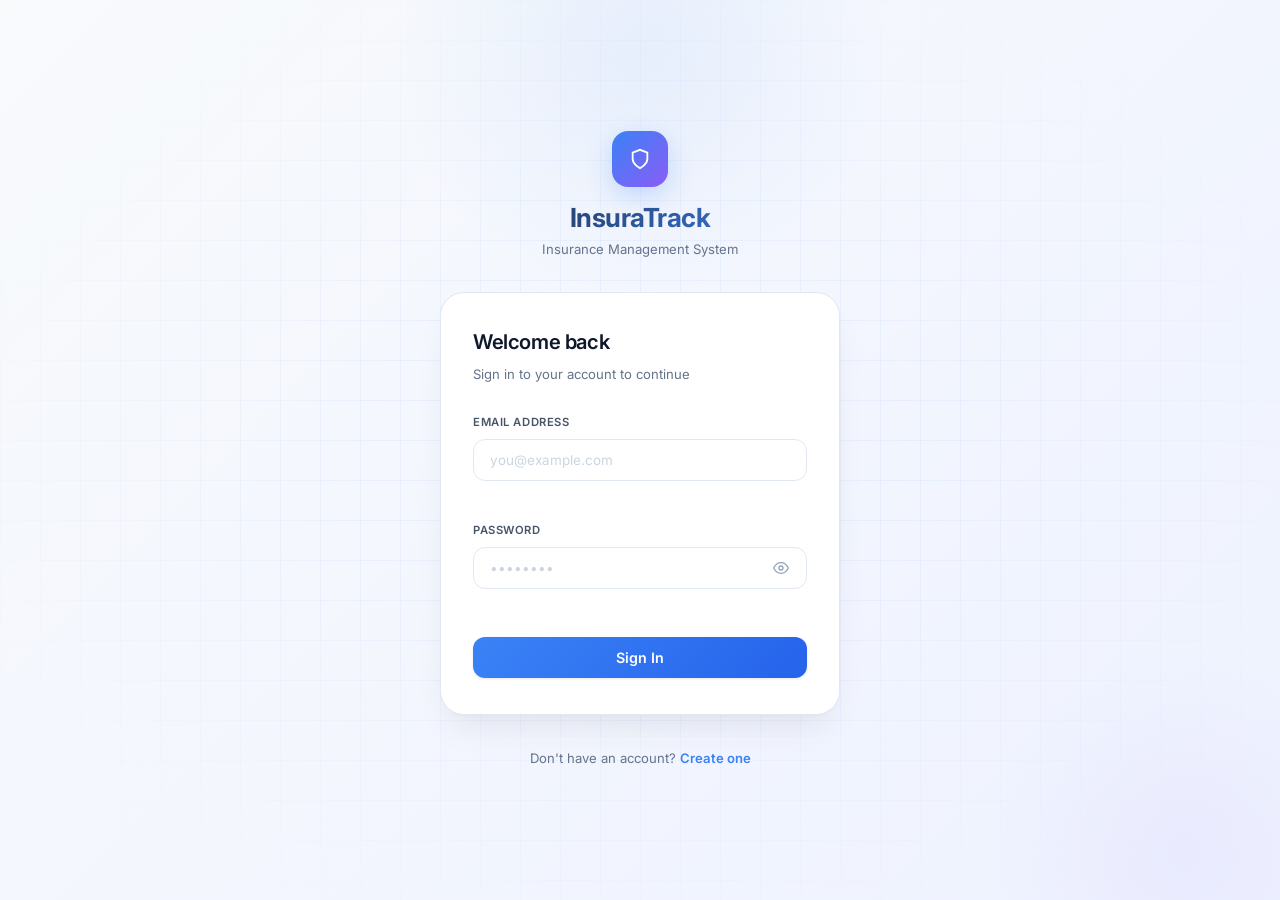
<file: index.html>
<!DOCTYPE html>
<html lang="en">
<head>
  <meta charset="UTF-8">
  <meta name="viewport" content="width=device-width, initial-scale=1.0, viewport-fit=cover">
  <meta name="description" content="InsuraTrack - Complete Insurance Management System">
  <meta name="theme-color" content="#3b82f6">
  <title>InsuraTrack — Insurance Management System</title>
  
  <link rel="preconnect" href="https://fonts.googleapis.com">
  <link rel="preconnect" href="https://fonts.gstatic.com" crossorigin>
  
  <link rel="stylesheet" href="css/global.css">
  <link rel="stylesheet" href="css/dashboard.css">
  <link rel="stylesheet" href="css/layout.css">
  <link rel="stylesheet" href="css/users.css">
  
  <style>
    /* Additional styles for modal and notifications */
    #app { min-height: 100vh; background: var(--bg-base, #f8fafc); }
    
    /* Modal Styles */
    .modal {
      position: fixed;
      top: 0;
      left: 0;
      right: 0;
      bottom: 0;
      background: rgba(0, 0, 0, 0.5);
      z-index: 9999;
      display: none;
      align-items: center;
      justify-content: center;
    }
    
    .modal-content {
      background: var(--bg-card, #fff);
      border-radius: var(--radius-lg, 12px);
      max-width: 90%;
      width: 500px;
      max-height: 90vh;
      overflow-y: auto;
      position: relative;
      box-shadow: 0 20px 60px rgba(0, 0, 0, 0.2);
    }
    
    .modal-header {
      display: flex;
      justify-content: space-between;
      align-items: center;
      padding: 16px 20px;
      border-bottom: 1px solid var(--border, #e5e7eb);
    }
    
    .modal-header h3 {
      margin: 0;
      font-size: 18px;
      font-weight: 600;
    }
    
    .modal-close {
      background: none;
      border: none;
      font-size: 24px;
      cursor: pointer;
      color: var(--text-muted, #6b7280);
      padding: 0;
      width: 32px;
      height: 32px;
      display: flex;
      align-items: center;
      justify-content: center;
      border-radius: 6px;
      transition: all 0.2s;
    }
    
    .modal-close:hover {
      background: var(--bg-hover, #f3f4f6);
      color: var(--red, #ef4444);
    }
    
    .modal-body {
      padding: 20px;
    }
    
    .modal-footer {
      display: flex;
      justify-content: flex-end;
      gap: 12px;
      padding: 16px 20px;
      border-top: 1px solid var(--border, #e5e7eb);
    }
    
    /* Form Styles */
    .form-grid {
      display: grid;
      grid-template-columns: repeat(2, 1fr);
      gap: 16px;
    }
    
    .form-group {
      display: flex;
      flex-direction: column;
      gap: 6px;
    }
    
    .form-group label {
      font-size: 13px;
      font-weight: 500;
      color: var(--text-primary, #1f2937);
    }
    
    .form-group input,
    .form-group select,
    .form-group textarea {
      padding: 8px 12px;
      border: 1px solid var(--border, #d1d5db);
      border-radius: 8px;
      font-size: 14px;
      font-family: inherit;
      transition: border-color 0.2s;
    }
    
    .form-group input:focus,
    .form-group select:focus,
    .form-group textarea:focus {
      outline: none;
      border-color: var(--accent, #3b82f6);
      box-shadow: 0 0 0 3px rgba(59, 130, 246, 0.1);
    }
    
    .checkbox-label {
      display: flex;
      align-items: center;
      gap: 8px;
      cursor: pointer;
      font-weight: normal;
    }
    
    .checkbox-label input {
      width: auto;
    }
    
    /* Button Styles */
    .btn {
      padding: 8px 16px;
      border-radius: 8px;
      font-size: 14px;
      font-weight: 500;
      cursor: pointer;
      transition: all 0.2s;
      border: none;
      font-family: inherit;
    }
    
    .btn-primary {
      background: var(--accent, #3b82f6);
      color: white;
    }
    
    .btn-primary:hover {
      background: var(--accent-dark, #2563eb);
    }
    
    .btn-primary:disabled {
      opacity: 0.6;
      cursor: not-allowed;
    }
    
    .btn-ghost {
      background: transparent;
      color: var(--text-primary, #374151);
      border: 1px solid var(--border, #d1d5db);
    }
    
    .btn-ghost:hover {
      background: var(--bg-hover, #f3f4f6);
    }
    
    .btn-danger {
      background: var(--red, #ef4444);
      color: white;
    }
    
    .btn-danger:hover {
      background: var(--red-dark, #dc2626);
    }
    
    .btn-sm {
      padding: 4px 12px;
      font-size: 12px;
    }
    
    .btn-success {
      background: var(--green, #10b981);
      color: white;
    }
    
    .btn-success:hover {
      background: var(--green-dark, #059669);
    }
    
    /* Toast Notifications */
    .toast {
      position: fixed;
      bottom: 20px;
      right: 20px;
      padding: 12px 20px;
      border-radius: 8px;
      color: white;
      font-size: 14px;
      z-index: 10000;
      animation: slideIn 0.3s ease;
      box-shadow: 0 4px 12px rgba(0, 0, 0, 0.15);
    }
    
    .toast-success {
      background: #10b981;
    }
    
    .toast-error {
      background: #ef4444;
    }
    
    .toast-warning {
      background: #f59e0b;
    }
    
    @keyframes slideIn {
      from {
        transform: translateX(100%);
        opacity: 0;
      }
      to {
        transform: translateX(0);
        opacity: 1;
      }
    }
    
    /* Spinner */
    .spinner {
      width: 40px;
      height: 40px;
      border: 3px solid var(--border, #e5e7eb);
      border-top-color: var(--accent, #3b82f6);
      border-radius: 50%;
      animation: spin 0.8s linear infinite;
      margin: 0 auto;
    }
    
    @keyframes spin {
      to {
        transform: rotate(360deg);
      }
    }
    
    /* Badge Styles */
    .badge {
      display: inline-flex;
      align-items: center;
      gap: 4px;
      padding: 2px 8px;
      border-radius: 20px;
      font-size: 11px;
      font-weight: 600;
    }
    
    .badge-active {
      background: rgba(16, 185, 129, 0.12);
      color: #10b981;
    }
    
    .badge-expired {
      background: rgba(239, 68, 68, 0.12);
      color: #ef4444;
    }
    
    .badge-expiring {
      background: rgba(245, 158, 11, 0.12);
      color: #f59e0b;
    }
    
    /* Notification Dropdown */
    .notif-dropdown {
      position: absolute;
      top: 60px;
      right: 20px;
      width: 380px;
      max-width: calc(100vw - 40px);
      background: white;
      border-radius: 12px;
      box-shadow: 0 10px 25px -5px rgba(0,0,0,0.1);
      border: 1px solid #e5e7eb;
      z-index: 1000;
      max-height: 500px;
      display: flex;
      flex-direction: column;
    }
    
    .notif-dropdown.hidden {
      display: none;
    }
    
    .notif-header {
      display: flex;
      justify-content: space-between;
      align-items: center;
      padding: 12px 16px;
      border-bottom: 1px solid #e5e7eb;
      background: #f9fafb;
      border-radius: 12px 12px 0 0;
      font-weight: 600;
    }
    
    .notif-list {
      overflow-y: auto;
      max-height: 400px;
    }
    
    .notif-item {
      position: relative;
      padding: 12px 40px 12px 12px;
      border-bottom: 1px solid #e5e7eb;
      cursor: pointer;
      transition: background 0.2s;
      display: flex;
      gap: 12px;
    }
    
    .notif-item:hover {
      background: #f9fafb;
    }
    
    .notif-item.unread {
      background: #eff6ff;
    }
    
    .notif-item.unread:hover {
      background: #dbeafe;
    }
    
    .notif-icon {
      font-size: 20px;
      flex-shrink: 0;
    }
    
    .notif-content {
      flex: 1;
    }
    
    .notif-title {
      font-weight: 600;
      font-size: 0.875rem;
      margin-bottom: 4px;
      color: #1f2937;
    }
    
    .notif-message {
      font-size: 0.75rem;
      color: #6b7280;
      margin-bottom: 4px;
    }
    
    .notif-time {
      font-size: 0.7rem;
      color: #9ca3af;
    }
    
    .notif-empty {
      padding: 40px 20px;
      text-align: center;
      color: #9ca3af;
      font-size: 0.875rem;
    }
    
    .notif-delete {
      position: absolute;
      right: 8px;
      top: 50%;
      transform: translateY(-50%);
      background: none;
      border: none;
      cursor: pointer;
      opacity: 0;
      transition: opacity 0.2s;
      padding: 4px;
      border-radius: 4px;
      color: #9ca3af;
    }
    
    .notif-item:hover .notif-delete {
      opacity: 1;
    }
    
    .notif-delete:hover {
      background: #fee2e2;
      color: #dc2626;
    }
    
    .notif-dot {
      position: absolute;
      top: -2px;
      right: -2px;
      width: 10px;
      height: 10px;
      background: #ef4444;
      border-radius: 50%;
      border: 2px solid white;
    }
    
    .nav-icon-btn {
      position: relative;
      cursor: pointer;
      padding: 8px;
      border-radius: 8px;
      transition: background 0.2s;
      display: flex;
      align-items: center;
      justify-content: center;
    }
    
    .nav-icon-btn:hover {
      background: #f3f4f6;
    }
    
    .btn-ghost {
      background: none;
      border: none;
      cursor: pointer;
    }
    
    .btn-sm {
      padding: 4px 8px;
      font-size: 0.75rem;
    }
    
    .text-muted {
      color: #6b7280;
    }
    
    .flex {
      display: flex;
    }
    
    .gap-8 {
      gap: 8px;
    }
    
    .items-center {
      align-items: center;
    }
    
    .justify-between {
      justify-content: space-between;
    }
    
    .mono {
      font-family: monospace;
    }
    
    .empty-state {
      text-align: center;
      padding: 48px 24px;
    }
  </style>
</head>
<body>
  <div id="app">
    <div class="empty-state" style="margin-top:48px;background:transparent;border:none;">
      <div class="spinner"></div>
      <p style="margin-top:16px; color:var(--text-muted);">Loading InsuraTrack...</p>
    </div>
  </div>

  <script>
    // Global helper functions that need to be available immediately
    document.documentElement.removeAttribute('data-theme');
    
    window.escapeHtml = function(str) {
      if (!str) return '';
      return String(str).replace(/[&<>]/g, function(m) {
        if (m === '&') return '&amp;';
        if (m === '<') return '&lt;';
        if (m === '>') return '&gt;';
        return m;
      });
    };
    
    // Simple showToast fallback
    window.showToast = function(message, type) {
      console.log(`[${type || 'info'}] ${message}`);
      // Remove existing toast
      const existing = document.querySelector('.toast');
      if (existing) existing.remove();
      
      const toast = document.createElement('div');
      toast.className = `toast toast-${type || 'success'}`;
      toast.textContent = message;
      document.body.appendChild(toast);
      
      setTimeout(() => {
        toast.style.animation = 'slideIn 0.3s ease reverse';
        setTimeout(() => toast.remove(), 300);
      }, 3000);
    };
  </script>

  <!-- JavaScript Modules - Load in this EXACT order -->
  <script src="js/utils.js"></script>
  <script src="js/api.js"></script>
  <script src="js/auth.js"></script>
  <script src="js/dashboard.js"></script>
  <script src="js/policies.js"></script>
  <script src="js/companies.js"></script>
  <script src="js/providers.js"></script>
  <script src="js/types.js"></script>
  <script src="js/insuranceitems.js"></script>
  <script src="js/reminders.js"></script>
  <script src="js/hypothecations.js"></script>
  <script src="js/export.js"></script>
  <script src="js/recycle.js"></script>
  <script src="js/users.js"></script>
  <script src="js/backups.js"></script>
  <script src="js/script.js"></script>

  <script>
    // Global error handlers
    window.addEventListener('online', function() { 
      if (window.showToast) window.showToast('Connection restored!', 'success'); 
    });
    
    window.addEventListener('offline', function() { 
      if (window.showToast) window.showToast('You are offline.', 'warning'); 
    });
    
    window.addEventListener('error', function(event) {
      console.error('Global error:', event.error);
      // Don't show toast for expected initialization errors
      if (window.showToast &&
          !event.message?.includes('ResizeObserver') &&
          !event.message?.includes('api is not defined') &&
          !event.message?.includes('authUtils is not defined') &&
          !event.message?.includes('Cannot read properties')) {
        window.showToast('An unexpected error occurred. Please refresh.', 'error');
      }
    });
    
    // Unhandled promise rejection handler
    window.addEventListener('unhandledrejection', function(event) {
      console.error('Unhandled rejection:', event.reason);
      if (window.showToast && !event.reason?.message?.includes('Loading')) {
        window.showToast('Something went wrong. Please try again.', 'error');
      }
    });
    
    console.log('🚀 InsuraTrack App Loaded Successfully');
  </script>
</body>
</html>
</file>
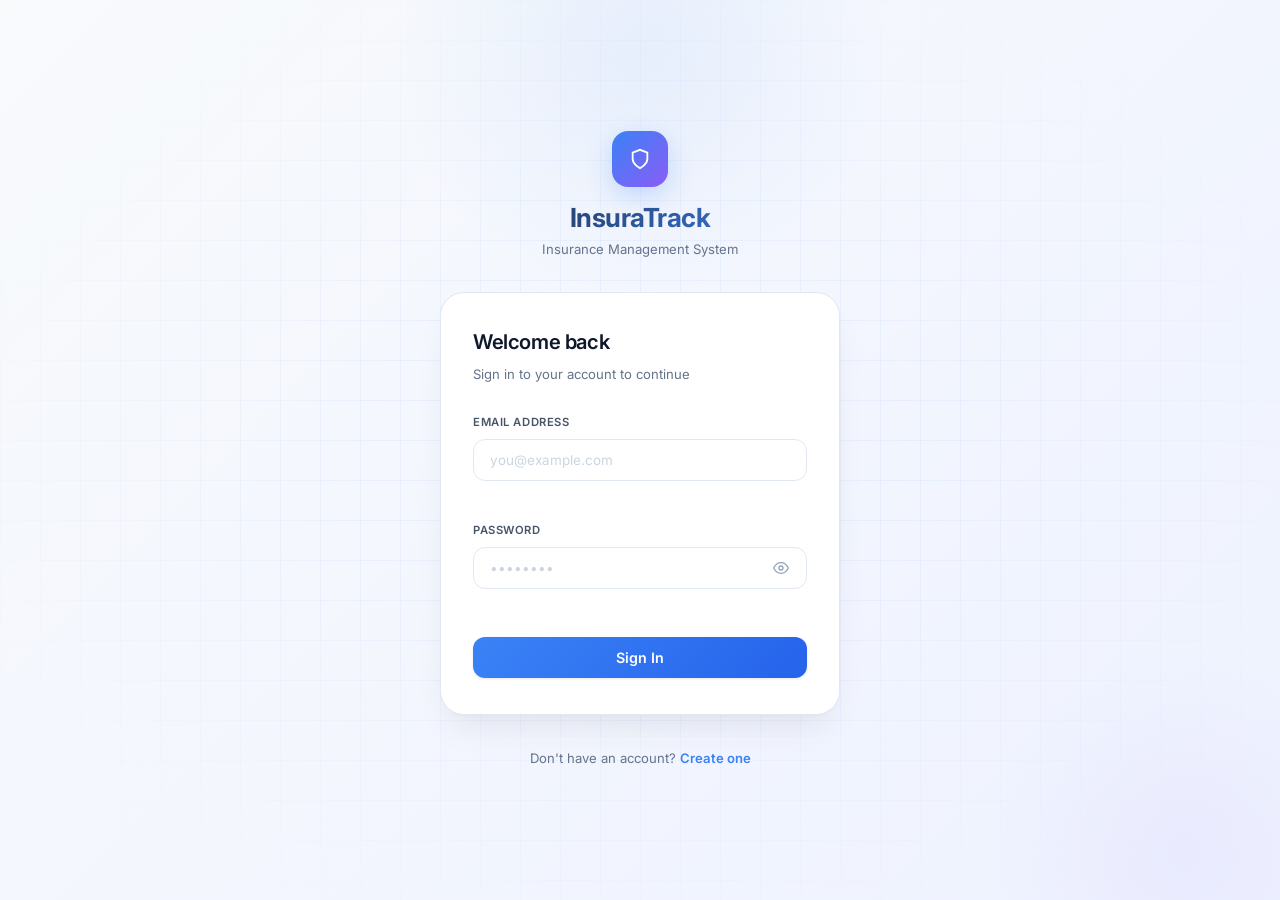
<file: login.html>
<!DOCTYPE html>
<html lang="en">
<head>
  <meta charset="UTF-8">
  <meta name="viewport" content="width=device-width, initial-scale=1.0">
  <title>InsuraTrack — Login</title>
  <link rel="stylesheet" href="css/global.css">
  <link rel="stylesheet" href="css/auth.css">
</head>
<body>
  <div class="auth-page">
    <div class="orb-2"></div>
    <div class="auth-container">
      <div class="auth-logo">
        <div class="logo-icon">
          <svg width="28" height="28" viewBox="0 0 24 24" fill="none" stroke="white" stroke-width="2">
            <path d="M12 22s8-4 8-10V5l-8-3-8 3v7c0 6 8 10 8 10z"/>
          </svg>
        </div>
        <h1>InsuraTrack</h1>
        <p>Insurance Management System</p>
      </div>

      <div class="auth-card">
        <h2>Welcome back</h2>
        <p class="subtitle">Sign in to your account to continue</p>

        <form class="auth-form" onsubmit="handleLogin(event)">
          <div class="form-group">
            <label>Email Address</label>
            <input type="email" id="email" placeholder="you@example.com" required autocomplete="email">
          </div>
          <div class="form-group">
            <label>Password</label>
            <div class="input-with-icon">
              <input type="password" id="password" placeholder="••••••••" required autocomplete="current-password">
              <button type="button" class="eye-toggle">
                <svg width="16" height="16" viewBox="0 0 24 24" fill="none" stroke="currentColor" stroke-width="2">
                  <path d="M1 12s4-8 11-8 11 8 11 8-4 8-11 8-11-8-11-8z"/>
                  <circle cx="12" cy="12" r="3"/>
                </svg>
              </button>
            </div>
          </div>
          <button type="submit" class="btn btn-primary" id="login-btn">Sign In</button>
        </form>
      </div>

      <div class="auth-footer">
        Don't have an account? <a href="register.html">Create one</a>
      </div>
    </div>
  </div>

  <script src="js/api.js"></script>
  <script src="js/auth.js"></script>
  <script>
    document.addEventListener('DOMContentLoaded', () => {
      authUtils.redirectIfLoggedIn();
      initPasswordToggle();
    });
  </script>
</body>
</html>
</file>
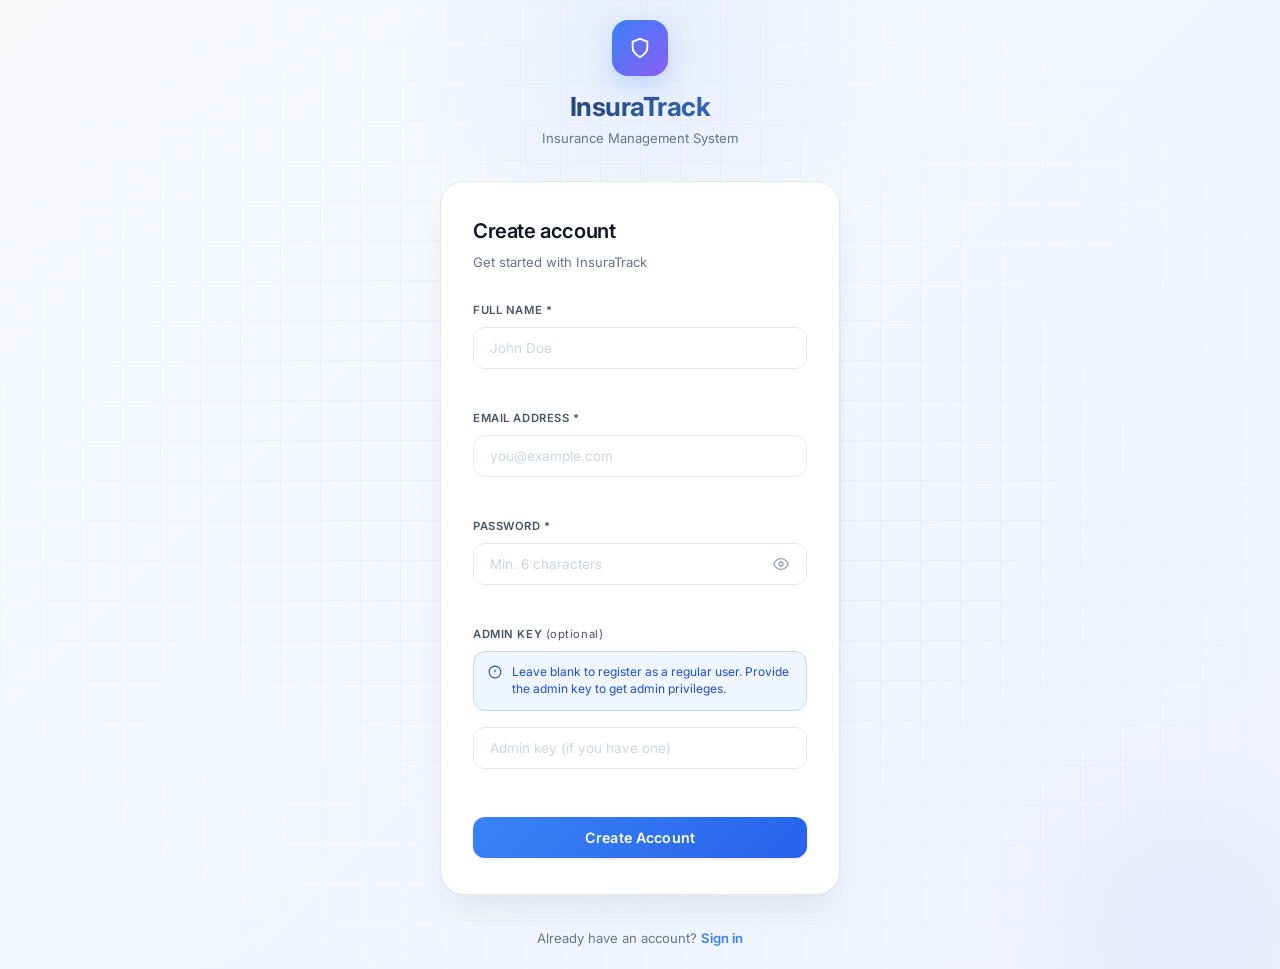
<file: register.html>
<!DOCTYPE html>
<html lang="en">
<head>
  <meta charset="UTF-8">
  <meta name="viewport" content="width=device-width, initial-scale=1.0">
  <title>InsuraTrack — Register</title>
  <link rel="stylesheet" href="css/global.css">
  <link rel="stylesheet" href="css/auth.css">
</head>
<body>
  <div class="auth-page">
    <div class="orb-2"></div>
    <div class="auth-container">
      <div class="auth-logo">
        <div class="logo-icon">
          <svg width="28" height="28" viewBox="0 0 24 24" fill="none" stroke="white" stroke-width="2">
            <path d="M12 22s8-4 8-10V5l-8-3-8 3v7c0 6 8 10 8 10z"/>
          </svg>
        </div>
        <h1>InsuraTrack</h1>
        <p>Insurance Management System</p>
      </div>

      <div class="auth-card">
        <h2>Create account</h2>
        <p class="subtitle">Get started with InsuraTrack</p>

        <form class="auth-form" onsubmit="handleRegister(event)">
          <div class="form-group">
            <label>Full Name *</label>
            <input type="text" id="name" placeholder="John Doe" required autocomplete="name">
          </div>
          <div class="form-group">
            <label>Email Address *</label>
            <input type="email" id="email" placeholder="you@example.com" required autocomplete="email">
          </div>
          <div class="form-group">
            <label>Password *</label>
            <div class="input-with-icon">
              <input type="password" id="password" placeholder="Min. 6 characters" required autocomplete="new-password">
              <button type="button" class="eye-toggle">
                <svg width="16" height="16" viewBox="0 0 24 24" fill="none" stroke="currentColor" stroke-width="2">
                  <path d="M1 12s4-8 11-8 11 8 11 8-4 8-11 8-11-8-11-8z"/>
                  <circle cx="12" cy="12" r="3"/>
                </svg>
              </button>
            </div>
          </div>
          <div class="form-group">
            <label>Admin Key <span style="font-weight:400;text-transform:none;">(optional)</span></label>
            <div class="admin-key-note">
              <svg width="14" height="14" viewBox="0 0 24 24" fill="none" stroke="currentColor" stroke-width="2">
                <circle cx="12" cy="12" r="10"/><line x1="12" y1="8" x2="12" y2="12"/><line x1="12" y1="16" x2="12.01" y2="16"/>
              </svg>
              <span>Leave blank to register as a regular user. Provide the admin key to get admin privileges.</span>
            </div>
            <input type="text" id="adminKey" placeholder="Admin key (if you have one)">
          </div>
          <button type="submit" class="btn btn-primary" id="register-btn">Create Account</button>
        </form>
      </div>

      <div class="auth-footer">
        Already have an account? <a href="login.html">Sign in</a>
      </div>
    </div>
  </div>

  <script src="js/api.js"></script>
  <script src="js/auth.js"></script>
  <script>
    document.addEventListener('DOMContentLoaded', () => {
      authUtils.redirectIfLoggedIn();
      initPasswordToggle();
    });
  </script>
</body>
</html>
</file>
<file: css/global.css>
/* ─────────────────────────────────────────────────────────────
   GLOBAL.CSS - Complete Design System for InsuraTrack
   Includes: Variables, Reset, Layout, Components, Utilities
   ───────────────────────────────────────────────────────────── */

@import url('https://fonts.googleapis.com/css2?family=Inter:opsz,wght@14..32,300;14..32,400;14..32,500;14..32,600;14..32,700&family=JetBrains+Mono:wght@400;500&display=swap');

/* ─────────────────────────────────────────────────────────────
   CSS VARIABLES (Enhanced Color Scheme)
   ───────────────────────────────────────────────────────────── */

:root {
  /* Light Theme Colors */
  --bg-base: #f5f7fb;
  --bg-surface: #ffffff;
  --bg-elevated: #f8fafc;
  --bg-card: #ffffff;
  --bg-hover: #f1f5f9;
  --bg-active: #eef2ff;
  
  --border: #e2e8f0;
  --border-light: #f1f5f9;
  --border-active: #3b82f6;
  
  --text-primary: #0a0f1c;
  --text-secondary: #475569;
  --text-muted: #94a3b8;
  --text-light: #cbd5e1;
  
  --accent: #3b82f6;
  --accent-dark: #2563eb;
  --accent-light: #60a5fa;
  --accent-glow: rgba(59, 130, 246, 0.08);
  --accent-soft: rgba(59, 130, 246, 0.12);
  
  --green: #10b981;
  --green-dark: #059669;
  --green-soft: rgba(16, 185, 129, 0.1);
  --green-glow: rgba(16, 185, 129, 0.2);
  
  --red: #ef4444;
  --red-dark: #dc2626;
  --red-soft: rgba(239, 68, 68, 0.1);
  
  --yellow: #f59e0b;
  --yellow-dark: #d97706;
  --yellow-soft: rgba(245, 158, 11, 0.1);
  
  --purple: #8b5cf6;
  --purple-dark: #7c3aed;
  --purple-soft: rgba(139, 92, 246, 0.1);
  
  --cyan: #06b6d4;
  --cyan-dark: #0891b2;
  --cyan-soft: rgba(6, 182, 212, 0.1);
  
  --orange: #f97316;
  --orange-soft: rgba(249, 115, 22, 0.1);
  
  --pink: #ec4899;
  --pink-soft: rgba(236, 72, 153, 0.1);
  
  /* Spacing & Layout */
  --sidebar-width: 280px;
  --sidebar-collapsed: 80px;
  --navbar-height: 70px;
  
  /* Radius */
  --radius-xs: 6px;
  --radius-sm: 8px;
  --radius-md: 12px;
  --radius-lg: 16px;
  --radius-xl: 24px;
  --radius-full: 9999px;
  
  /* Shadows */
  --shadow-xs: 0 1px 2px rgba(0, 0, 0, 0.05);
  --shadow-sm: 0 1px 3px rgba(0, 0, 0, 0.1);
  --shadow-md: 0 4px 6px -1px rgba(0, 0, 0, 0.1);
  --shadow-lg: 0 10px 15px -3px rgba(0, 0, 0, 0.1);
  --shadow-xl: 0 20px 25px -5px rgba(0, 0, 0, 0.1);
  --shadow-2xl: 0 25px 50px -12px rgba(0, 0, 0, 0.25);
  --shadow-glow: 0 0 0 3px rgba(59, 130, 246, 0.15);
  --shadow-card: 0 1px 2px rgba(0,0,0,0.05), 0 8px 20px -6px rgba(0,0,0,0.08);
  --shadow-elevated: 0 20px 25px -5px rgba(0,0,0,0.08), 0 10px 10px -5px rgba(0,0,0,0.02);
  
  /* Transitions */
  --transition-fast: 150ms cubic-bezier(0.4, 0, 0.2, 1);
  --transition-base: 200ms cubic-bezier(0.4, 0, 0.2, 1);
  --transition-slow: 300ms cubic-bezier(0.4, 0, 0.2, 1);
  --transition-bounce: 500ms cubic-bezier(0.34, 1.56, 0.64, 1);
}

/* Dark Theme */
[data-theme="dark"] {
  --bg-base: #0a0f1c;
  --bg-surface: #111827;
  --bg-elevated: #1f2937;
  --bg-card: #1e293b;
  --bg-hover: #2d3a4f;
  --bg-active: #1e3a8a;
  
  --border: #2d3a4f;
  --border-light: #1f2937;
  
  --text-primary: #f3f4f6;
  --text-secondary: #d1d5db;
  --text-muted: #9ca3af;
  --text-light: #6b7280;
  
  --accent: #60a5fa;
  --accent-dark: #3b82f6;
  --accent-glow: rgba(96, 165, 250, 0.1);
  --accent-soft: rgba(96, 165, 250, 0.15);
  
  --shadow-card: 0 1px 3px rgba(0, 0, 0, 0.3), 0 8px 20px -6px rgba(0, 0, 0, 0.2);
  --shadow-elevated: 0 20px 25px -5px rgba(0, 0, 0, 0.3), 0 10px 10px -5px rgba(0, 0, 0, 0.1);
}

/* ─────────────────────────────────────────────────────────────
   GLOBAL RESETS & BASE STYLES
   ───────────────────────────────────────────────────────────── */

*, *::before, *::after {
  margin: 0;
  padding: 0;
  box-sizing: border-box;
}

html {
  font-size: 15px;
  scroll-behavior: smooth;
  -webkit-font-smoothing: antialiased;
  -moz-osx-font-smoothing: grayscale;
}

body {
  font-family: 'Inter', -apple-system, BlinkMacSystemFont, 'Segoe UI', sans-serif;
  background: var(--bg-base);
  color: var(--text-primary);
  line-height: 1.6;
  min-height: 100vh;
  overflow-x: hidden;
  transition: background-color var(--transition-base), color var(--transition-base);
}

/* Custom Scrollbar */
::-webkit-scrollbar {
  width: 8px;
  height: 8px;
}

::-webkit-scrollbar-track {
  background: var(--bg-elevated);
  border-radius: var(--radius-full);
}

::-webkit-scrollbar-thumb {
  background: var(--text-light);
  border-radius: var(--radius-full);
  transition: background var(--transition-fast);
}

::-webkit-scrollbar-thumb:hover {
  background: var(--text-muted);
}

/* Typography */
h1, h2, h3, h4, h5, h6 {
  font-weight: 600;
  line-height: 1.3;
  letter-spacing: -0.02em;
  color: var(--text-primary);
}

h1 { font-size: 2rem; font-weight: 700; }
h2 { font-size: 1.5rem; }
h3 { font-size: 1.25rem; }
h4 { font-size: 1.125rem; }

/* Links */
a {
  color: var(--accent);
  text-decoration: none;
  transition: color var(--transition-fast);
}

a:hover {
  color: var(--accent-dark);
}

/* Selection */
::selection {
  background: var(--accent-soft);
  color: var(--accent);
}

/* ─────────────────────────────────────────────────────────────
   LAYOUT - SIDEBAR & NAVBAR
   ───────────────────────────────────────────────────────────── */

#app {
  display: contents;
}

/* Sidebar */
.sidebar {
  position: fixed;
  top: 0;
  left: 0;
  width: var(--sidebar-width);
  height: 100vh;
  background: var(--bg-surface);
  border-right: 1px solid var(--border);
  display: flex;
  flex-direction: column;
  z-index: 100;
  transition: transform var(--transition-slow);
  overflow-y: auto;
  overflow-x: hidden;
  box-shadow: var(--shadow-sm);
}

.sidebar-overlay {
  display: none;
  position: fixed;
  inset: 0;
  background: rgba(0, 0, 0, 0.5);
  z-index: 99;
  backdrop-filter: blur(4px);
  transition: opacity var(--transition-base);
}

/* Logo */
.sidebar-logo {
  display: flex;
  align-items: center;
  gap: 12px;
  padding: 20px 20px 16px;
  border-bottom: 1px solid var(--border);
  margin-bottom: 8px;
}

.logo-icon {
  width: 40px;
  height: 40px;
  background: linear-gradient(135deg, var(--accent), var(--purple));
  border-radius: var(--radius-md);
  display: flex;
  align-items: center;
  justify-content: center;
  flex-shrink: 0;
  box-shadow: 0 4px 12px rgba(59, 130, 246, 0.3);
  transition: transform var(--transition-fast);
}

.logo-icon:hover {
  transform: scale(1.05);
}

.logo-icon svg {
  width: 22px;
  height: 22px;
  stroke: white;
}

.sidebar-logo-text {
  display: flex;
  flex-direction: column;
  line-height: 1.2;
}

.sidebar-logo-text span:first-child {
  font-size: 1rem;
  font-weight: 700;
  color: var(--text-primary);
  letter-spacing: -0.01em;
}

.sidebar-logo-text span:last-child {
  font-size: 0.7rem;
  color: var(--text-muted);
  font-weight: 500;
  letter-spacing: 0.02em;
}

/* Sidebar Navigation */
.sidebar-nav {
  flex: 1;
  padding: 8px 12px;
  overflow-y: auto;
}

.nav-section-label {
  font-size: 0.7rem;
  font-weight: 700;
  color: var(--text-muted);
  text-transform: uppercase;
  letter-spacing: 0.08em;
  padding: 12px 12px 6px;
}

.nav-item {
  display: flex;
  align-items: center;
  gap: 12px;
  padding: 10px 12px;
  margin: 2px 0;
  border-radius: var(--radius-sm);
  font-size: 0.875rem;
  font-weight: 500;
  color: var(--text-secondary);
  cursor: pointer;
  transition: all var(--transition-fast);
  user-select: none;
}

.nav-item:hover {
  background: var(--bg-hover);
  color: var(--text-primary);
  transform: translateX(2px);
}

.nav-item.active {
  background: var(--accent-glow);
  color: var(--accent);
  font-weight: 600;
  border-left: 3px solid var(--accent);
}

.nav-item svg {
  width: 18px;
  height: 18px;
  flex-shrink: 0;
  opacity: 0.7;
  transition: opacity var(--transition-fast);
}

.nav-item:hover svg,
.nav-item.active svg {
  opacity: 1;
}

/* Sidebar Footer */
.sidebar-footer {
  border-top: 1px solid var(--border);
  padding: 16px;
  margin-top: auto;
}

.user-info {
  display: flex;
  align-items: center;
  gap: 12px;
}

.user-avatar {
  width: 40px;
  height: 40px;
  border-radius: var(--radius-md);
  background: linear-gradient(135deg, var(--accent), var(--purple));
  display: flex;
  align-items: center;
  justify-content: center;
  font-size: 0.875rem;
  font-weight: 700;
  color: #fff;
  flex-shrink: 0;
  transition: transform var(--transition-fast);
}

.user-avatar:hover {
  transform: scale(1.05);
}

.user-details {
  flex: 1;
  min-width: 0;
}

.user-name {
  font-size: 0.875rem;
  font-weight: 600;
  color: var(--text-primary);
  white-space: nowrap;
  overflow: hidden;
  text-overflow: ellipsis;
}

.user-role {
  font-size: 0.7rem;
  color: var(--accent);
  text-transform: uppercase;
  letter-spacing: 0.05em;
  font-weight: 600;
}

.logout-btn {
  background: none;
  border: none;
  color: var(--text-muted);
  cursor: pointer;
  padding: 8px;
  border-radius: var(--radius-sm);
  display: flex;
  align-items: center;
  transition: all var(--transition-fast);
  flex-shrink: 0;
}

.logout-btn:hover {
  background: var(--red-soft);
  color: var(--red);
  transform: scale(1.05);
}

/* Navbar */
.navbar {
  position: fixed;
  top: 0;
  left: var(--sidebar-width);
  right: 0;
  height: var(--navbar-height);
  background: var(--bg-surface);
  border-bottom: 1px solid var(--border);
  display: flex;
  align-items: center;
  justify-content: space-between;
  padding: 0 24px;
  gap: 16px;
  z-index: 90;
  box-shadow: var(--shadow-sm);
}

.navbar-title {
  font-size: 1.125rem;
  font-weight: 600;
  color: var(--text-primary);
  letter-spacing: -0.01em;
  background: linear-gradient(135deg, var(--text-primary), var(--accent));
  -webkit-background-clip: text;
  -webkit-text-fill-color: transparent;
  background-clip: text;
}

.navbar-actions {
  display: flex;
  align-items: center;
  gap: 8px;
}

.nav-icon-btn {
  width: 40px;
  height: 40px;
  border-radius: var(--radius-md);
  display: flex;
  align-items: center;
  justify-content: center;
  cursor: pointer;
  color: var(--text-secondary);
  transition: all var(--transition-fast);
  position: relative;
  background: transparent;
  border: none;
}

.nav-icon-btn:hover {
  background: var(--bg-hover);
  color: var(--text-primary);
  transform: translateY(-2px);
}

.notif-dot {
  position: absolute;
  top: 10px;
  right: 10px;
  width: 8px;
  height: 8px;
  background: var(--red);
  border-radius: 50%;
  border: 2px solid var(--bg-surface);
  animation: pulse 2s infinite;
}

@keyframes pulse {
  0%, 100% { opacity: 1; transform: scale(1); }
  50% { opacity: 0.7; transform: scale(1.2); }
}

.hamburger {
  display: none;
  background: none;
  border: none;
  cursor: pointer;
  color: var(--text-secondary);
  padding: 8px;
  border-radius: var(--radius-sm);
  transition: all var(--transition-fast);
}

.hamburger:hover {
  background: var(--bg-hover);
  color: var(--text-primary);
}

/* Main Content */
.main-content {
  margin-left: var(--sidebar-width);
  margin-top: var(--navbar-height);
  min-height: calc(100vh - var(--navbar-height));
  background: var(--bg-base);
  padding: 24px;
  transition: margin-left var(--transition-slow);
}

/* ─────────────────────────────────────────────────────────────
   NOTIFICATION DROPDOWN (FIXED POSITION)
   ───────────────────────────────────────────────────────────── */

.notif-dropdown {
  position: fixed;
  top: calc(var(--navbar-height) + 8px);
  right: 24px;
  width: 380px;
  max-height: 500px;
  background: var(--bg-surface);
  border: 1px solid var(--border);
  border-radius: var(--radius-lg);
  box-shadow: var(--shadow-elevated);
  z-index: 95;
  display: flex;
  flex-direction: column;
  overflow: hidden;
  animation: slideDown var(--transition-base);
}

.notif-dropdown.hidden {
  display: none;
}

@keyframes slideDown {
  from { opacity: 0; transform: translateY(-10px); }
  to { opacity: 1; transform: translateY(0); }
}

.notif-header {
  display: flex;
  align-items: center;
  justify-content: space-between;
  padding: 16px;
  border-bottom: 1px solid var(--border);
  font-size: 0.875rem;
  font-weight: 600;
  color: var(--text-primary);
  flex-shrink: 0;
}

.notif-list {
  overflow-y: auto;
  flex: 1;
}

.notif-item {
  padding: 12px 16px;
  border-bottom: 1px solid var(--border-light);
  transition: background var(--transition-fast);
  cursor: pointer;
  display: flex;
  align-items: flex-start;
  gap: 12px;
}

.notif-item:hover {
  background: var(--bg-hover);
}

.notif-item.unread {
  background: var(--accent-glow);
  border-left: 3px solid var(--accent);
}

.notif-icon {
  width: 36px;
  height: 36px;
  border-radius: var(--radius-md);
  display: flex;
  align-items: center;
  justify-content: center;
  flex-shrink: 0;
  font-size: 18px;
}

.notif-content {
  flex: 1;
  min-width: 0;
}

.notif-title {
  font-size: 0.8125rem;
  font-weight: 600;
  color: var(--text-primary);
  margin-bottom: 4px;
}

.notif-message {
  font-size: 0.75rem;
  color: var(--text-secondary);
  margin-bottom: 4px;
  word-break: break-word;
}

.notif-time {
  font-size: 0.7rem;
  color: var(--text-muted);
}

.notif-delete {
  background: none;
  border: none;
  cursor: pointer;
  padding: 4px;
  border-radius: var(--radius-sm);
  color: var(--text-muted);
  flex-shrink: 0;
  opacity: 0;
  transition: all var(--transition-fast);
}

.notif-item:hover .notif-delete {
  opacity: 1;
}

.notif-delete:hover {
  background: var(--red-soft);
  color: var(--red);
}

.notif-empty {
  text-align: center;
  padding: 48px 24px;
  color: var(--text-muted);
}

.notif-empty svg {
  margin-bottom: 12px;
  opacity: 0.5;
}

/* ─────────────────────────────────────────────────────────────
   BUTTONS
   ───────────────────────────────────────────────────────────── */

.btn {
  display: inline-flex;
  align-items: center;
  justify-content: center;
  gap: 8px;
  padding: 10px 20px;
  border-radius: var(--radius-md);
  font-family: inherit;
  font-size: 0.875rem;
  font-weight: 500;
  cursor: pointer;
  border: none;
  transition: all var(--transition-base);
  white-space: nowrap;
  position: relative;
  overflow: hidden;
}

.btn-primary {
  background: linear-gradient(135deg, var(--accent), var(--accent-dark));
  color: #fff;
  box-shadow: var(--shadow-sm);
}

.btn-primary:hover {
  transform: translateY(-2px);
  box-shadow: var(--shadow-md), 0 4px 12px var(--accent-glow);
}

.btn-secondary {
  background: var(--bg-elevated);
  color: var(--text-secondary);
  border: 1px solid var(--border);
}

.btn-secondary:hover {
  background: var(--bg-hover);
  color: var(--text-primary);
  border-color: var(--accent);
  transform: translateY(-1px);
}

.btn-ghost {
  background: transparent;
  color: var(--text-secondary);
  border: 1px solid var(--border);
}

.btn-ghost:hover {
  background: var(--bg-hover);
  color: var(--text-primary);
  border-color: var(--accent);
}

.btn-danger {
  background: var(--red-soft);
  color: var(--red);
  border: 1px solid rgba(239, 68, 68, 0.2);
}

.btn-danger:hover {
  background: rgba(239, 68, 68, 0.2);
  color: var(--red-dark);
  transform: translateY(-1px);
  border-color: var(--red);
}

.btn-success {
  background: var(--green-soft);
  color: var(--green);
  border: 1px solid rgba(16, 185, 129, 0.2);
}

.btn-success:hover {
  background: rgba(16, 185, 129, 0.2);
  color: var(--green-dark);
  transform: translateY(-1px);
  border-color: var(--green);
}

.btn-sm {
  padding: 6px 12px;
  font-size: 0.75rem;
  gap: 6px;
}

.btn-lg {
  padding: 12px 24px;
  font-size: 1rem;
}

.btn-icon {
  padding: 8px;
  aspect-ratio: 1;
}

.btn:active {
  transform: translateY(0);
}

.btn:disabled {
  opacity: 0.6;
  cursor: not-allowed;
  transform: none !important;
}

/* ─────────────────────────────────────────────────────────────
   CARDS & STATS GRID (FIXED)
   ───────────────────────────────────────────────────────────── */

.stats-grid {
  display: grid;
  grid-template-columns: repeat(3, 1fr);
  gap: 16px;
  margin-bottom: 24px;
}

.stat-card {
  background: var(--bg-card);
  border: 1px solid var(--border);
  border-radius: var(--radius-lg);
  padding: 18px 20px;
  transition: all var(--transition-base);
  box-shadow: var(--shadow-card);
  position: relative;
  overflow: hidden;
}

.stat-card::before {
  content: '';
  position: absolute;
  left: 0;
  top: 14px;
  bottom: 14px;
  width: 3px;
  border-radius: 0 3px 3px 0;
  background: var(--accent);
  opacity: 0;
  transition: opacity var(--transition-fast);
}

.stat-card:hover {
  transform: translateY(-3px);
  box-shadow: var(--shadow-md);
  border-color: var(--accent-light);
}

.stat-card:hover::before {
  opacity: 1;
}

.stat-header {
  display: flex;
  align-items: flex-start;
  justify-content: space-between;
  margin-bottom: 14px;
}

.stat-label {
  font-size: 0.7rem;
  font-weight: 700;
  text-transform: uppercase;
  letter-spacing: 0.08em;
  color: var(--text-muted);
}

.stat-icon {
  width: 38px;
  height: 38px;
  border-radius: var(--radius-md);
  display: flex;
  align-items: center;
  justify-content: center;
  flex-shrink: 0;
  transition: transform var(--transition-fast);
}

.stat-card:hover .stat-icon {
  transform: scale(1.1) rotate(-4deg);
}

.stat-value {
  font-size: 2rem;
  font-weight: 800;
  color: var(--text-primary);
  letter-spacing: -0.03em;
  line-height: 1;
  margin-bottom: 6px;
}

.stat-sub {
  font-size: 0.7rem;
  color: var(--text-muted);
  display: flex;
  align-items: center;
  gap: 6px;
}

/* Charts Row */
.charts-row {
  display: grid;
  grid-template-columns: repeat(2, 1fr);
  gap: 20px;
  margin-bottom: 24px;
}

.chart-card {
  background: var(--bg-card);
  border: 1px solid var(--border);
  border-radius: var(--radius-lg);
  padding: 18px 20px;
  box-shadow: var(--shadow-card);
}

.chart-title {
  font-size: 0.875rem;
  font-weight: 600;
  margin-bottom: 16px;
  color: var(--text-primary);
}

.card {
  background: var(--bg-card);
  border: 1px solid var(--border);
  border-radius: var(--radius-lg);
  padding: 24px;
  transition: all var(--transition-base);
  box-shadow: var(--shadow-card);
}

.card:hover {
  transform: translateY(-2px);
  border-color: var(--accent);
  box-shadow: var(--shadow-md);
}

.card-header {
  display: flex;
  align-items: center;
  justify-content: space-between;
  margin-bottom: 20px;
  padding-bottom: 16px;
  border-bottom: 1px solid var(--border);
}

.card-title {
  font-size: 1.125rem;
  font-weight: 600;
  color: var(--text-primary);
}

/* ─────────────────────────────────────────────────────────────
   TABLES
   ───────────────────────────────────────────────────────────── */

.table-wrapper {
  overflow-x: auto;
  border-radius: var(--radius-lg);
  background: var(--bg-card);
  border: 1px solid var(--border);
  box-shadow: var(--shadow-xs);
}

.data-table {
  width: 100%;
  border-collapse: collapse;
  font-size: 0.875rem;
}

.data-table thead {
  background: var(--bg-elevated);
  border-bottom: 1px solid var(--border);
}

.data-table th {
  padding: 14px 20px;
  text-align: left;
  font-size: 0.75rem;
  font-weight: 600;
  color: var(--text-secondary);
  text-transform: uppercase;
  letter-spacing: 0.06em;
}

.data-table td {
  padding: 14px 20px;
  color: var(--text-secondary);
  border-bottom: 1px solid var(--border-light);
  transition: background var(--transition-fast);
}

.data-table tbody tr:hover {
  background: var(--bg-hover);
}

.data-table tbody tr:last-child td {
  border-bottom: none;
}

/* Action Buttons */
.action-buttons {
  display: flex;
  gap: 6px;
  flex-wrap: wrap;
}

.btn-icon {
  width: 28px;
  height: 28px;
  display: inline-flex;
  align-items: center;
  justify-content: center;
  border: none;
  background: transparent;
  border-radius: var(--radius-sm);
  cursor: pointer;
  color: var(--text-secondary);
  transition: all var(--transition-fast);
}

.btn-icon:hover {
  background: var(--bg-hover);
  color: var(--text-primary);
}

.btn-icon.danger:hover {
  background: var(--red-soft);
  color: var(--red);
}

/* ─────────────────────────────────────────────────────────────
   BADGES (Removed Payment Badges)
   ───────────────────────────────────────────────────────────── */

.badge {
  display: inline-flex;
  align-items: center;
  gap: 6px;
  padding: 4px 12px;
  border-radius: var(--radius-full);
  font-size: 0.7rem;
  font-weight: 600;
  letter-spacing: 0.02em;
  text-transform: uppercase;
  white-space: nowrap;
}

.badge-active {
  background: var(--green-soft);
  color: var(--green);
}

.badge-expired {
  background: var(--red-soft);
  color: var(--red);
}

.badge-expiring {
  background: var(--yellow-soft);
  color: var(--yellow);
}

.badge-purple {
  background: var(--purple-soft);
  color: var(--purple);
}

.badge-info,
.badge-gray {
  background: var(--bg-elevated);
  color: var(--text-secondary);
}

.badge-cyan {
  background: var(--cyan-soft);
  color: var(--cyan);
}

.badge-orange {
  background: var(--orange-soft);
  color: var(--orange);
}

.badge-pink {
  background: var(--pink-soft);
  color: var(--pink);
}

/* Role Badges for Users */
.role-badge {
  display: inline-block;
  padding: 3px 8px;
  border-radius: 12px;
  font-size: 0.7rem;
  font-weight: 600;
}

.role-admin {
  background: var(--purple-soft);
  color: var(--purple);
}

.role-user {
  background: var(--accent-soft);
  color: var(--accent);
}

.status-badge {
  display: inline-block;
  padding: 3px 8px;
  border-radius: 12px;
  font-size: 0.7rem;
  font-weight: 600;
  cursor: pointer;
}

.status-active {
  background: var(--green-soft);
  color: var(--green);
}

.status-inactive {
  background: var(--red-soft);
  color: var(--red);
}

.user-cell {
  display: flex;
  align-items: center;
  gap: 10px;
}

.user-avatar-small {
  width: 28px;
  height: 28px;
  border-radius: var(--radius-sm);
  background: linear-gradient(135deg, var(--accent), var(--purple));
  display: flex;
  align-items: center;
  justify-content: center;
  font-size: 0.7rem;
  font-weight: 700;
  color: white;
  flex-shrink: 0;
}

/* ─────────────────────────────────────────────────────────────
   FORMS
   ───────────────────────────────────────────────────────────── */

.form-group {
  display: flex;
  flex-direction: column;
  gap: 8px;
  margin-bottom: 20px;
}

.form-group label {
  font-size: 0.75rem;
  font-weight: 600;
  color: var(--text-secondary);
  text-transform: uppercase;
  letter-spacing: 0.06em;
}

.form-group input,
.form-group select,
.form-group textarea {
  background: var(--bg-surface);
  border: 1px solid var(--border);
  border-radius: var(--radius-md);
  color: var(--text-primary);
  font-family: inherit;
  font-size: 0.875rem;
  padding: 12px 16px;
  transition: all var(--transition-fast);
  width: 100%;
  outline: none;
}

.form-group input:focus,
.form-group select:focus,
.form-group textarea:focus {
  border-color: var(--accent);
  box-shadow: var(--shadow-glow);
}

.form-group input:hover,
.form-group select:hover,
.form-group textarea:hover {
  border-color: var(--accent-light);
}

.form-group input[type="checkbox"] {
  width: 18px;
  height: 18px;
  cursor: pointer;
  accent-color: var(--accent);
  padding: 0;
}

.form-grid {
  display: grid;
  grid-template-columns: repeat(2, 1fr);
  gap: 20px;
}

.checkbox-label {
  display: flex;
  align-items: center;
  gap: 10px;
  cursor: pointer;
  font-size: 0.875rem;
  font-weight: 500;
  color: var(--text-primary);
  text-transform: none;
  letter-spacing: 0;
}

/* Upload Box */
.upload-box {
  border: 2px dashed var(--border);
  border-radius: var(--radius-md);
  padding: 20px;
  text-align: center;
  cursor: pointer;
  transition: all var(--transition-fast);
  background: var(--bg-surface);
  position: relative;
}

.upload-box:hover,
.upload-box.drag-over {
  border-color: var(--accent);
  background: var(--accent-glow);
}

.upload-box.has-file {
  border-color: var(--green);
  background: var(--green-soft);
}

.upload-box input[type="file"] {
  position: absolute;
  inset: 0;
  opacity: 0;
  cursor: pointer;
}

.ub-icon {
  font-size: 24px;
  margin-bottom: 8px;
}

.ub-label {
  font-size: 12px;
  color: var(--text-muted);
}

.ub-chosen {
  font-size: 12px;
  color: var(--green);
  font-weight: 600;
  margin-top: 8px;
  word-break: break-all;
}

/* Form Section Title */
.form-section-title {
  grid-column: 1 / -1;
  font-size: 11px;
  font-weight: 700;
  text-transform: uppercase;
  letter-spacing: 0.07em;
  color: var(--text-muted);
  padding: 8px 0 4px;
  border-bottom: 1px solid var(--border);
  margin-top: 4px;
}

.req-badge {
  display: inline-block;
  font-size: 9px;
  color: var(--red);
  background: var(--red-soft);
  padding: 1px 5px;
  border-radius: 8px;
  font-weight: 700;
  margin-left: 4px;
  vertical-align: middle;
}

/* Renew Banner */
.renew-banner {
  display: flex;
  align-items: center;
  gap: 12px;
  background: var(--accent-glow);
  border: 1px solid var(--accent-soft);
  border-radius: var(--radius-md);
  padding: 14px 16px;
  margin-bottom: 20px;
  font-size: 13px;
}

/* Pincode Styles */
.pincode-success {
  border-color: var(--green) !important;
  background-image: url("data:image/svg+xml,%3Csvg xmlns='http://www.w3.org/2000/svg' width='16' height='16' viewBox='0 0 24 24' fill='none' stroke='%2310b981' stroke-width='2' stroke-linecap='round' stroke-linejoin='round'%3E%3Cpolyline points='20 6 9 17 4 12'%3E%3C/polyline%3E%3C/svg%3E");
  background-repeat: no-repeat;
  background-position: right 36px center;
  background-size: 16px;
}

.pincode-error {
  border-color: var(--red) !important;
  background-image: url("data:image/svg+xml,%3Csvg xmlns='http://www.w3.org/2000/svg' width='16' height='16' viewBox='0 0 24 24' fill='none' stroke='%23ef4444' stroke-width='2' stroke-linecap='round' stroke-linejoin='round'%3E%3Ccircle cx='12' cy='12' r='10'%3E%3C/circle%3E%3Cline x1='12' y1='8' x2='12' y2='12'%3E%3C/line%3E%3Cline x1='12' y1='16' x2='12.01' y2='16'%3E%3C/line%3E%3C/svg%3E");
  background-repeat: no-repeat;
  background-position: right 36px center;
  background-size: 16px;
}

/* ─────────────────────────────────────────────────────────────
   SEARCH BAR
   ───────────────────────────────────────────────────────────── */

.search-bar {
  display: flex;
  align-items: center;
  gap: 12px;
  background: var(--bg-surface);
  border: 1px solid var(--border);
  border-radius: var(--radius-md);
  padding: 8px 16px;
  min-width: 260px;
  transition: all var(--transition-fast);
}

.search-bar:focus-within {
  border-color: var(--accent);
  box-shadow: var(--shadow-glow);
}

.search-bar input {
  background: none;
  border: none;
  outline: none;
  font-size: 0.875rem;
  color: var(--text-primary);
  width: 100%;
  padding: 0;
}

.search-bar input::placeholder {
  color: var(--text-muted);
}

.search-bar svg {
  color: var(--text-muted);
  flex-shrink: 0;
  width: 14px;
  height: 14px;
}

/* ─────────────────────────────────────────────────────────────
   TABS
   ───────────────────────────────────────────────────────────── */

.tabs {
  display: flex;
  gap: 4px;
  border-bottom: 1px solid var(--border);
  margin-bottom: 24px;
  flex-wrap: wrap;
}

.tab {
  padding: 10px 20px;
  font-size: 0.875rem;
  font-weight: 500;
  color: var(--text-muted);
  cursor: pointer;
  border-bottom: 2px solid transparent;
  transition: all var(--transition-fast);
  margin-bottom: -1px;
  white-space: nowrap;
}

.tab:hover {
  color: var(--text-primary);
}

.tab.active {
  color: var(--accent);
  border-bottom-color: var(--accent);
}

/* ─────────────────────────────────────────────────────────────
   SECTION HEADER
   ───────────────────────────────────────────────────────────── */

.section-header {
  display: flex;
  align-items: center;
  justify-content: space-between;
  margin-bottom: 28px;
  flex-wrap: wrap;
  gap: 16px;
}

.section-title {
  font-size: 1.375rem;
  font-weight: 700;
  color: var(--text-primary);
  letter-spacing: -0.02em;
  background: linear-gradient(135deg, var(--text-primary), var(--accent));
  -webkit-background-clip: text;
  -webkit-text-fill-color: transparent;
  background-clip: text;
}

/* ─────────────────────────────────────────────────────────────
   MODAL
   ───────────────────────────────────────────────────────────── */

.modal {
  display: none;
  position: fixed;
  inset: 0;
  background: rgba(0, 0, 0, 0.6);
  backdrop-filter: blur(8px);
  z-index: 1000;
  align-items: center;
  justify-content: center;
  padding: 20px;
  animation: fadeIn var(--transition-base);
}

@keyframes fadeIn {
  from { opacity: 0; }
  to { opacity: 1; }
}

.modal-content {
  background: var(--bg-card);
  border-radius: var(--radius-xl);
  width: 100%;
  max-width: 700px;
  max-height: 85vh;
  overflow-y: auto;
  box-shadow: var(--shadow-2xl);
  animation: slideUp var(--transition-base);
}

@keyframes slideUp {
  from { opacity: 0; transform: translateY(30px); }
  to { opacity: 1; transform: translateY(0); }
}

.modal-header {
  display: flex;
  align-items: center;
  justify-content: space-between;
  padding: 20px 24px;
  border-bottom: 1px solid var(--border);
  position: sticky;
  top: 0;
  background: var(--bg-card);
  z-index: 1;
}

.modal-header h3 {
  font-size: 1.125rem;
  font-weight: 600;
}

.modal-close {
  width: 32px;
  height: 32px;
  display: flex;
  align-items: center;
  justify-content: center;
  border-radius: var(--radius-sm);
  background: none;
  border: none;
  color: var(--text-muted);
  cursor: pointer;
  font-size: 1.25rem;
  transition: all var(--transition-fast);
}

.modal-close:hover {
  background: var(--bg-hover);
  color: var(--red);
}

.modal-body {
  padding: 24px;
}

.modal-footer {
  display: flex;
  justify-content: flex-end;
  gap: 12px;
  padding: 16px 24px;
  border-top: 1px solid var(--border);
  background: var(--bg-card);
  position: sticky;
  bottom: 0;
}

/* ─────────────────────────────────────────────────────────────
   TOAST NOTIFICATIONS
   ───────────────────────────────────────────────────────────── */

.toast-container {
  position: fixed;
  bottom: 24px;
  right: 24px;
  display: flex;
  flex-direction: column;
  gap: 12px;
  z-index: 1100;
  pointer-events: none;
}

.toast {
  display: flex;
  align-items: center;
  gap: 12px;
  padding: 12px 20px;
  background: var(--bg-card);
  border: 1px solid var(--border);
  border-radius: var(--radius-md);
  box-shadow: var(--shadow-lg);
  min-width: 280px;
  max-width: 400px;
  pointer-events: auto;
  animation: slideInRight var(--transition-base);
  position: relative;
  overflow: hidden;
}

.toast::before {
  content: '';
  position: absolute;
  top: 0;
  left: 0;
  width: 4px;
  height: 100%;
}

.toast.success::before { background: var(--green); }
.toast.error::before { background: var(--red); }
.toast.warning::before { background: var(--yellow); }
.toast.info::before { background: var(--accent); }

@keyframes slideInRight {
  from { opacity: 0; transform: translateX(100px); }
  to { opacity: 1; transform: translateX(0); }
}

.toast-icon {
  width: 24px;
  height: 24px;
  display: flex;
  align-items: center;
  justify-content: center;
  flex-shrink: 0;
}

.toast-message {
  flex: 1;
  font-size: 0.875rem;
  color: var(--text-primary);
}

.toast.removing {
  animation: slideOutRight var(--transition-base);
}

@keyframes slideOutRight {
  to { opacity: 0; transform: translateX(100px); }
}

/* ─────────────────────────────────────────────────────────────
   SPINNER / LOADING
   ───────────────────────────────────────────────────────────── */

.spinner-overlay {
  position: fixed;
  inset: 0;
  background: rgba(0, 0, 0, 0.5);
  backdrop-filter: blur(4px);
  z-index: 2000;
  display: flex;
  align-items: center;
  justify-content: center;
}

.spinner {
  width: 48px;
  height: 48px;
  border: 3px solid var(--border);
  border-top-color: var(--accent);
  border-radius: 50%;
  animation: spin 0.8s linear infinite;
}

@keyframes spin {
  to { transform: rotate(360deg); }
}

/* ─────────────────────────────────────────────────────────────
   EMPTY STATE
   ───────────────────────────────────────────────────────────── */

.empty-state {
  text-align: center;
  padding: 64px 32px;
  color: var(--text-muted);
  background: var(--bg-card);
  border-radius: var(--radius-lg);
  border: 1px solid var(--border);
}

.empty-state svg {
  opacity: 0.5;
  margin-bottom: 16px;
}

.empty-state p {
  font-size: 0.875rem;
}

/* ─────────────────────────────────────────────────────────────
   EXPORT MENU
   ───────────────────────────────────────────────────────────── */

.export-item {
  display: block;
  width: 100%;
  text-align: left;
  padding: 8px 16px;
  background: none;
  border: none;
  color: var(--text-primary);
  font-size: 13px;
  cursor: pointer;
  transition: background 0.2s;
}

.export-item:hover {
  background: var(--bg-hover);
}

.export-grid {
  display: grid;
  gap: 16px;
  grid-template-columns: repeat(auto-fit, minmax(160px, 1fr));
}

.export-format-card {
  display: flex;
  flex-direction: column;
  align-items: center;
  gap: 10px;
  padding: 20px 16px;
  background: var(--bg-elevated);
  border: 1px solid var(--border);
  border-radius: var(--radius-md);
  cursor: pointer;
  transition: all var(--transition-base);
  text-align: center;
}

.export-format-card:hover {
  background: var(--bg-hover);
  border-color: var(--accent);
  transform: translateY(-3px);
  box-shadow: var(--shadow-md);
}

.export-format-icon {
  width: 52px;
  height: 52px;
  border-radius: var(--radius-md);
  display: flex;
  align-items: center;
  justify-content: center;
}

.export-format-label {
  font-weight: 700;
  font-size: 0.875rem;
  color: var(--text-primary);
}

.export-format-sub {
  font-size: 0.7rem;
  color: var(--text-muted);
}

/* ─────────────────────────────────────────────────────────────
   REMINDER ITEM
   ───────────────────────────────────────────────────────────── */

.reminder-item {
  padding: 12px 14px;
  border-radius: var(--radius-sm);
  margin-bottom: 8px;
  background: var(--bg-elevated);
  border-left: 3px solid var(--border);
}

.reminder-item.high {
  border-left-color: var(--red);
  background: var(--red-soft);
}

.reminder-item.medium {
  border-left-color: var(--yellow);
  background: var(--yellow-soft);
}

.reminder-item.low {
  border-left-color: var(--green);
  background: var(--green-soft);
}

/* ─────────────────────────────────────────────────────────────
   UTILITY CLASSES
   ───────────────────────────────────────────────────────────── */

.flex { display: flex; }
.flex-col { flex-direction: column; }
.flex-wrap { flex-wrap: wrap; }
.flex-1 { flex: 1; }

.items-center { align-items: center; }
.items-start { align-items: flex-start; }
.items-end { align-items: flex-end; }

.justify-center { justify-content: center; }
.justify-between { justify-content: space-between; }
.justify-end { justify-content: flex-end; }

.gap-4 { gap: 4px; }
.gap-8 { gap: 8px; }
.gap-12 { gap: 12px; }
.gap-16 { gap: 16px; }
.gap-20 { gap: 20px; }
.gap-24 { gap: 24px; }
.gap-32 { gap: 32px; }

.mt-4 { margin-top: 4px; }
.mt-8 { margin-top: 8px; }
.mt-12 { margin-top: 12px; }
.mt-16 { margin-top: 16px; }
.mt-20 { margin-top: 20px; }
.mt-24 { margin-top: 24px; }
.mt-32 { margin-top: 32px; }

.mb-4 { margin-bottom: 4px; }
.mb-8 { margin-bottom: 8px; }
.mb-12 { margin-bottom: 12px; }
.mb-16 { margin-bottom: 16px; }
.mb-20 { margin-bottom: 20px; }
.mb-24 { margin-bottom: 24px; }
.mb-32 { margin-bottom: 32px; }

.p-4 { padding: 4px; }
.p-8 { padding: 8px; }
.p-12 { padding: 12px; }
.p-16 { padding: 16px; }
.p-20 { padding: 20px; }
.p-24 { padding: 24px; }
.p-32 { padding: 32px; }

.text-left { text-align: left; }
.text-center { text-align: center; }
.text-right { text-align: right; }

.text-muted { color: var(--text-muted); }
.text-primary { color: var(--text-primary); }
.text-secondary { color: var(--text-secondary); }
.text-accent { color: var(--accent); }
.text-success { color: var(--green); }
.text-danger { color: var(--red); }
.text-warning { color: var(--yellow); }

.font-mono {
  font-family: 'JetBrains Mono', monospace;
  font-size: 0.85em;
}

.font-semibold { font-weight: 600; }
.font-bold { font-weight: 700; }
.font-medium { font-weight: 500; }

.cursor-pointer { cursor: pointer; }
.cursor-not-allowed { cursor: not-allowed; }

.w-full { width: 100%; }
.h-full { height: 100%; }

.relative { position: relative; }
.absolute { position: absolute; }
.sticky { position: sticky; }

.mono {
  font-family: 'JetBrains Mono', monospace;
  font-size: 0.85em;
  letter-spacing: -0.01em;
}

.hidden { display: none !important; }

/* ─────────────────────────────────────────────────────────────
   RESPONSIVE DESIGN
   ───────────────────────────────────────────────────────────── */

/* Tablet */
@media (max-width: 1024px) {
  :root {
    --sidebar-width: 260px;
  }
  
  .main-content {
    padding: 20px;
  }
  
  .stats-grid {
    grid-template-columns: repeat(3, 1fr);
  }
  
  .charts-row {
    grid-template-columns: 1fr;
  }
}

/* Mobile Landscape */
@media (max-width: 768px) {
  html {
    font-size: 14px;
  }
  
  .sidebar {
    transform: translateX(-100%);
  }

  .sidebar.open {
    transform: translateX(0);
    box-shadow: var(--shadow-elevated);
  }

  .sidebar-overlay.open {
    display: block;
  }

  .navbar {
    left: 0;
    padding: 0 16px;
  }
  
  .navbar-title {
    font-size: 1rem;
  }

  .hamburger {
    display: flex;
  }

  .main-content {
    margin-left: 0;
    padding: 16px;
  }

  .section-header {
    flex-direction: column;
    align-items: flex-start;
  }
  
  .search-bar {
    width: 100%;
  }
  
  .tabs {
    overflow-x: auto;
    flex-wrap: nowrap;
    -webkit-overflow-scrolling: touch;
  }
  
  .tab {
    white-space: nowrap;
  }
  
  .notif-dropdown {
    left: 16px;
    right: 16px;
    width: auto;
  }
  
  .stats-grid {
    grid-template-columns: repeat(2, 1fr);
    gap: 12px;
  }
  
  .stat-value {
    font-size: 1.5rem;
  }
  
  .form-grid {
    grid-template-columns: 1fr;
    gap: 14px;
  }
  
  .modal {
    padding: 0;
    align-items: flex-end;
  }
  
  .modal-content {
    border-radius: var(--radius-lg) var(--radius-lg) 0 0;
    max-width: 100%;
    max-height: 90vh;
  }
}

/* Mobile Portrait */
@media (max-width: 480px) {
  .stats-grid {
    grid-template-columns: 1fr;
  }
  
  .btn {
    padding: 6px 12px;
    font-size: 0.75rem;
  }
  
  .btn-sm {
    padding: 4px 8px;
  }
  
  .data-table th,
  .data-table td {
    padding: 8px 10px;
    font-size: 0.75rem;
  }
  
  .badge {
    padding: 2px 7px;
    font-size: 0.65rem;
  }
  
  .section-title {
    font-size: 1.125rem;
  }
  
  .card-header {
    flex-direction: column;
    gap: 12px;
  }
  
  .toast-container {
    left: 16px;
    right: 16px;
    bottom: 16px;
  }
  
  .toast {
    width: 100%;
    max-width: 100%;
  }
  
  h1 { font-size: 1.5rem; }
  h2 { font-size: 1.25rem; }
  h3 { font-size: 1.125rem; }
  
  .export-grid {
    grid-template-columns: 1fr;
  }
}

/* Print Styles */
@media print {
  .sidebar,
  .navbar,
  .btn,
  .modal,
  .toast-container,
  .spinner-overlay,
  .action-buttons,
  .nav-icon-btn,
  .hamburger,
  .notif-dropdown {
    display: none !important;
  }
  
  .main-content {
    margin: 0 !important;
    padding: 0 !important;
  }
  
  .data-table {
    border: 1px solid #ccc;
  }
  
  body {
    background: white;
    color: black;
  }
  
  .stat-card {
    box-shadow: none;
    border: 1px solid #ddd;
  }
}
</file>
<file: css/dashboard.css>
/* dashboard.css — Fixed & Enhanced Dashboard Styles */

/* ─── STATS GRID — always 3 columns ─────────────────────── */
.stats-grid {
  display: grid;
  grid-template-columns: repeat(3, 1fr);
  gap: 16px;
  margin-bottom: 24px;
}

.stat-card {
  background: var(--bg-card);
  border: 1px solid var(--border);
  border-radius: 14px;
  padding: 20px 22px;
  transition: transform 0.2s ease, box-shadow 0.2s ease, border-color 0.2s ease;
  position: relative;
  overflow: hidden;
}

/* Subtle left accent bar */
.stat-card::before {
  content: '';
  position: absolute;
  left: 0;
  top: 16px;
  bottom: 16px;
  width: 3px;
  border-radius: 0 3px 3px 0;
  background: var(--accent);
  opacity: 0;
  transition: opacity 0.2s ease;
}

.stat-card:hover {
  transform: translateY(-3px);
  box-shadow: 0 8px 28px rgba(0, 0, 0, 0.09);
  border-color: var(--accent-light);
}

.stat-card:hover::before {
  opacity: 1;
}

.stat-header {
  display: flex;
  align-items: flex-start;
  justify-content: space-between;
  margin-bottom: 14px;
}

.stat-label {
  font-size: 0.68rem;
  font-weight: 700;
  text-transform: uppercase;
  letter-spacing: 0.1em;
  color: var(--text-muted);
  line-height: 1.3;
}

.stat-icon {
  width: 38px;
  height: 38px;
  border-radius: 10px;
  display: flex;
  align-items: center;
  justify-content: center;
  flex-shrink: 0;
  transition: transform 0.2s ease;
}

.stat-card:hover .stat-icon {
  transform: scale(1.08) rotate(-4deg);
}

.stat-icon.blue   { background: var(--accent-soft);  color: var(--accent);  }
.stat-icon.green  { background: var(--green-soft);   color: var(--green);   }
.stat-icon.red    { background: var(--red-soft);     color: var(--red);     }
.stat-icon.purple { background: var(--purple-soft);  color: var(--purple);  }
.stat-icon.yellow { background: var(--yellow-soft);  color: var(--yellow);  }
.stat-icon.cyan   { background: var(--cyan-soft);    color: var(--cyan);    }
.stat-icon.orange { background: var(--orange-soft);  color: var(--orange);  }

.stat-value {
  font-size: 2.1rem;
  font-weight: 800;
  color: var(--text-primary);
  letter-spacing: -0.03em;
  line-height: 1;
  margin-bottom: 6px;
  font-family: 'JetBrains Mono', monospace;
}

.stat-sub {
  font-size: 0.72rem;
  color: var(--text-muted);
  display: flex;
  align-items: center;
  gap: 6px;
}

.stat-trend-up {
  color: var(--green);
  display: inline-flex;
  align-items: center;
  gap: 2px;
  font-weight: 600;
}

.stat-trend-down {
  color: var(--red);
  display: inline-flex;
  align-items: center;
  gap: 2px;
  font-weight: 600;
}

/* ─── CHARTS ROW ─────────────────────────────────────────── */
.charts-row {
  display: grid;
  grid-template-columns: repeat(2, 1fr);
  gap: 20px;
  margin-bottom: 24px;
}

.chart-card {
  background: var(--bg-card);
  border: 1px solid var(--border);
  border-radius: 14px;
  padding: 20px 22px;
  transition: box-shadow 0.2s ease, border-color 0.2s ease;
}

.chart-card:hover {
  box-shadow: 0 6px 24px rgba(0, 0, 0, 0.08);
  border-color: var(--accent-light);
}

.chart-header {
  display: flex;
  align-items: center;
  justify-content: space-between;
  margin-bottom: 18px;
  padding-bottom: 12px;
  border-bottom: 1px solid var(--border);
}

.chart-title {
  font-size: 0.875rem;
  font-weight: 600;
  color: var(--text-primary);
  display: flex;
  align-items: center;
  gap: 8px;
}

.chart-title svg { color: var(--accent); }

.chart-legend {
  display: flex;
  gap: 14px;
  font-size: 0.7rem;
}

.legend-item {
  display: flex;
  align-items: center;
  gap: 5px;
  color: var(--text-muted);
}

.legend-color {
  width: 9px;
  height: 9px;
  border-radius: 2px;
  flex-shrink: 0;
}

.canvas-container {
  position: relative;
  height: 260px;
  width: 100%;
}

canvas { max-width: 100%; }

/* ─── EXPORT CARDS ───────────────────────────────────────── */
.export-grid {
  display: grid;
  grid-template-columns: repeat(auto-fit, minmax(200px, 1fr));
  gap: 16px;
  margin-top: 16px;
}

.export-card {
  background: var(--bg-card);
  border: 1px solid var(--border);
  border-radius: 14px;
  padding: 22px 18px;
  text-align: center;
  cursor: pointer;
  transition: transform 0.2s ease, box-shadow 0.2s ease, border-color 0.2s ease, background 0.2s ease;
  position: relative;
  overflow: hidden;
}

.export-card::before {
  content: '';
  position: absolute;
  top: 0; left: 0; right: 0;
  height: 3px;
  background: linear-gradient(90deg, var(--accent), var(--purple));
  transform: scaleX(0);
  transform-origin: left;
  transition: transform 0.25s ease;
}

.export-card:hover::before { transform: scaleX(1); }

.export-card:hover {
  background: var(--bg-hover);
  border-color: var(--accent);
  transform: translateY(-4px);
  box-shadow: 0 10px 32px rgba(0, 0, 0, 0.1);
}

.export-card .export-icon {
  width: 52px;
  height: 52px;
  border-radius: 14px;
  display: flex;
  align-items: center;
  justify-content: center;
  margin: 0 auto 14px;
  transition: transform 0.2s ease;
}

.export-card:hover .export-icon { transform: scale(1.12) rotate(-4deg); }

.export-card.csv   .export-icon,
.export-card.excel .export-icon { background: var(--green-soft); color: var(--green); }
.export-card.pdf   .export-icon { background: var(--red-soft);   color: var(--red);   }
.export-card.html  .export-icon { background: var(--accent-soft); color: var(--accent); }

.export-card h4 {
  font-size: 0.925rem;
  font-weight: 600;
  margin-bottom: 5px;
  color: var(--text-primary);
}

.export-card p {
  font-size: 0.73rem;
  color: var(--text-muted);
  line-height: 1.5;
}

/* ─── MINI LIST ──────────────────────────────────────────── */
.mini-list { display: flex; flex-direction: column; gap: 2px; }

.mini-list-item {
  display: flex;
  align-items: center;
  gap: 12px;
  padding: 11px 8px;
  border-bottom: 1px solid var(--border);
  border-radius: 8px;
  transition: background 0.15s ease, padding-left 0.15s ease;
  cursor: pointer;
}

.mini-list-item:last-child { border-bottom: none; }

.mini-list-item:hover {
  background: var(--bg-hover);
  padding-left: 14px;
}

.mini-avatar {
  width: 38px;
  height: 38px;
  border-radius: 10px;
  display: flex;
  align-items: center;
  justify-content: center;
  font-size: 0.8rem;
  font-weight: 700;
  flex-shrink: 0;
  transition: transform 0.15s ease;
}

.mini-list-item:hover .mini-avatar { transform: scale(1.06); }

.avatar-blue   { background: var(--accent-soft);  color: var(--accent);  }
.avatar-green  { background: var(--green-soft);   color: var(--green);   }
.avatar-red    { background: var(--red-soft);     color: var(--red);     }
.avatar-purple { background: var(--purple-soft);  color: var(--purple);  }
.avatar-yellow { background: var(--yellow-soft);  color: var(--yellow);  }
.avatar-cyan   { background: var(--cyan-soft);    color: var(--cyan);    }
.avatar-orange { background: var(--orange-soft);  color: var(--orange);  }

.mini-info { flex: 1; min-width: 0; }

.mini-info .name {
  font-size: 0.85rem;
  font-weight: 600;
  color: var(--text-primary);
  white-space: nowrap;
  overflow: hidden;
  text-overflow: ellipsis;
  margin-bottom: 3px;
}

.mini-info .sub {
  font-size: 0.7rem;
  color: var(--text-muted);
  display: flex;
  align-items: center;
  gap: 6px;
}

.mini-amount {
  font-size: 0.875rem;
  font-weight: 700;
  color: var(--text-primary);
  font-family: 'JetBrains Mono', monospace;
  white-space: nowrap;
}

.mini-badge {
  font-size: 0.63rem;
  padding: 2px 7px;
  border-radius: 100px;
  background: var(--bg-elevated);
  color: var(--text-secondary);
}

/* ─── QUICK ACTIONS ──────────────────────────────────────── */
.quick-actions {
  display: grid;
  grid-template-columns: repeat(auto-fit, minmax(130px, 1fr));
  gap: 10px;
  margin-top: 14px;
}

.quick-action-btn {
  display: flex;
  flex-direction: column;
  align-items: center;
  gap: 7px;
  padding: 14px 10px;
  background: var(--bg-elevated);
  border: 1px solid var(--border);
  border-radius: 10px;
  cursor: pointer;
  transition: background 0.2s ease, border-color 0.2s ease, transform 0.2s ease;
}

.quick-action-btn:hover {
  background: var(--bg-hover);
  border-color: var(--accent);
  transform: translateY(-2px);
}

.quick-action-btn svg { width: 22px; height: 22px; color: var(--accent); }

.quick-action-btn span {
  font-size: 0.72rem;
  font-weight: 500;
  color: var(--text-secondary);
}

/* ─── ACTIVITY TIMELINE ──────────────────────────────────── */
.activity-timeline { display: flex; flex-direction: column; gap: 12px; }

.activity-item {
  display: flex;
  gap: 12px;
  padding: 10px;
  border-radius: 10px;
  transition: background 0.15s ease;
  cursor: pointer;
}

.activity-item:hover { background: var(--bg-hover); }

.activity-icon {
  width: 38px;
  height: 38px;
  border-radius: 10px;
  display: flex;
  align-items: center;
  justify-content: center;
  flex-shrink: 0;
}

.activity-icon.policy  { background: var(--accent-soft);  color: var(--accent);  }
.activity-icon.user    { background: var(--purple-soft);  color: var(--purple);  }
.activity-icon.reminder{ background: var(--yellow-soft);  color: var(--yellow);  }

.activity-content { flex: 1; }

.activity-title {
  font-size: 0.85rem;
  font-weight: 500;
  color: var(--text-primary);
  margin-bottom: 4px;
}

.activity-time {
  font-size: 0.7rem;
  color: var(--text-muted);
  display: flex;
  align-items: center;
  gap: 6px;
}

/* ─── RESPONSIVE ─────────────────────────────────────────── */
@media (max-width: 1200px) {
  .stats-grid {
    grid-template-columns: repeat(3, 1fr);
  }
}

@media (max-width: 1024px) {
  .charts-row {
    grid-template-columns: 1fr;
    gap: 16px;
  }

  .stats-grid {
    grid-template-columns: repeat(2, 1fr);
  }
}

@media (max-width: 768px) {
  .stats-grid {
    grid-template-columns: repeat(2, 1fr);
    gap: 12px;
  }

  .stat-value { font-size: 1.6rem; }

  .export-grid {
    grid-template-columns: repeat(2, 1fr);
    gap: 10px;
  }

  .export-card { padding: 16px 12px; }
  .export-card .export-icon { width: 42px; height: 42px; }
  .export-card h4 { font-size: 0.825rem; }

  .quick-actions { grid-template-columns: repeat(2, 1fr); }

  .mini-list-item { padding: 9px 6px; }
  .mini-avatar { width: 34px; height: 34px; }
}

@media (max-width: 480px) {
  .stats-grid {
    grid-template-columns: repeat(2, 1fr);
    gap: 10px;
  }

  .stat-card { padding: 16px; }
  .stat-value { font-size: 1.4rem; }

  .export-grid { grid-template-columns: 1fr; }
  .quick-actions { grid-template-columns: 1fr; }

  .chart-card { padding: 14px; }
  .canvas-container { height: 210px; }
  .activity-item { padding: 8px; }
  .activity-icon { width: 32px; height: 32px; }
}

@media (max-width: 380px) {
  .stats-grid {
    grid-template-columns: 1fr;
  }
}

/* ─── ANIMATIONS ─────────────────────────────────────────── */
@keyframes fadeUp {
  from { opacity: 0; transform: translateY(16px); }
  to   { opacity: 1; transform: translateY(0);    }
}

.stat-card  { animation: fadeUp 0.35s ease backwards; }
.chart-card { animation: fadeUp 0.35s ease backwards; }
.export-card{ animation: fadeUp 0.35s ease backwards; }

.stat-card:nth-child(1)  { animation-delay: 0.04s; }
.stat-card:nth-child(2)  { animation-delay: 0.08s; }
.stat-card:nth-child(3)  { animation-delay: 0.12s; }
.stat-card:nth-child(4)  { animation-delay: 0.16s; }
.stat-card:nth-child(5)  { animation-delay: 0.20s; }
.stat-card:nth-child(6)  { animation-delay: 0.24s; }

.chart-card:nth-child(1) { animation-delay: 0.28s; }
.chart-card:nth-child(2) { animation-delay: 0.32s; }

/* ─── DARK MODE ──────────────────────────────────────────── */
[data-theme="dark"] .stat-card,
[data-theme="dark"] .export-card,
[data-theme="dark"] .chart-card {
  background: var(--bg-surface);
}

[data-theme="dark"] .activity-item:hover,
[data-theme="dark"] .mini-list-item:hover {
  background: var(--bg-elevated);
}

[data-theme="dark"] .stat-card:hover {
  box-shadow: 0 8px 28px rgba(0, 0, 0, 0.3);
}

/* ─── PRINT ──────────────────────────────────────────────── */
@media print {
  .stat-card,
  .export-card,
  .chart-card {
    break-inside: avoid;
    box-shadow: none;
    border: 1px solid #ddd;
    animation: none;
  }

  .quick-actions,
  .theme-toggle { display: none; }
}
</file>
<file: css/layout.css>
/* layout.css — Modern Sidebar, Navbar, Responsive — FULLY FIXED */

/* ─── CSS VARIABLES ──────────────────────────────────────────── */
:root {
  --bg-base: #f5f7fb;
  --bg-surface: #ffffff;
  --bg-elevated: #f8fafc;
  --bg-card: #ffffff;
  --bg-hover: #f1f5f9;

  --border: #e2e8f0;
  --border-light: #f1f5f9;

  --text-primary: #0a0f1c;
  --text-secondary: #475569;
  --text-muted: #94a3b8;

  --accent: #3b82f6;
  --accent-dark: #2563eb;
  --accent-light: #60a5fa;
  --accent-glow: rgba(59,130,246,0.08);
  --accent-soft: rgba(59,130,246,0.12);

  --green: #10b981;
  --green-soft: rgba(16,185,129,0.1);
  --red: #ef4444;
  --red-soft: rgba(239,68,68,0.1);
  --yellow: #f59e0b;
  --yellow-soft: rgba(245,158,11,0.1);
  --purple: #8b5cf6;
  --purple-soft: rgba(139,92,246,0.1);
  --cyan: #06b6d4;
  --cyan-soft: rgba(6,182,212,0.1);
  --orange: #f97316;
  --orange-soft: rgba(249,115,22,0.1);

  --sidebar-width: 260px;
  --navbar-height: 64px;

  --radius-sm: 8px;
  --radius-md: 12px;
  --radius-lg: 16px;

  --shadow-sm: 0 1px 3px rgba(0,0,0,0.08);
  --shadow-md: 0 4px 12px rgba(0,0,0,0.1);
  --shadow-lg: 0 10px 24px rgba(0,0,0,0.1);
  --shadow-elevated: 0 20px 40px rgba(0,0,0,0.12);
  --shadow-glow: 0 0 0 3px rgba(59,130,246,0.15);

  --transition-fast: 150ms cubic-bezier(0.4,0,0.2,1);
  --transition-base: 200ms cubic-bezier(0.4,0,0.2,1);
  --transition-slow: 300ms cubic-bezier(0.4,0,0.2,1);
}

/* Dark Theme */
[data-theme="dark"] {
  --bg-base: #0a0f1c;
  --bg-surface: #111827;
  --bg-elevated: #1f2937;
  --bg-card: #1e293b;
  --bg-hover: #2d3a4f;
  --border: #2d3a4f;
  --border-light: #1f2937;
  --text-primary: #f1f5f9;
  --text-secondary: #cbd5e1;
  --text-muted: #9ca3af;
  --accent: #60a5fa;
  --accent-dark: #3b82f6;
}

/* ─── GLOBAL RESETS ──────────────────────────────────────────── */
*, *::before, *::after { margin: 0; padding: 0; box-sizing: border-box; }

html { font-size: 15px; -webkit-font-smoothing: antialiased; scroll-behavior: smooth; }

body {
  font-family: 'Inter', -apple-system, BlinkMacSystemFont, 'Segoe UI', sans-serif;
  background: var(--bg-base);
  color: var(--text-primary);
  line-height: 1.6;
  min-height: 100vh;
  overflow-x: hidden;
}

#app { display: contents; }

/* ─── SCROLLBAR ──────────────────────────────────────────────── */
::-webkit-scrollbar { width: 6px; height: 6px; }
::-webkit-scrollbar-track { background: var(--bg-elevated); border-radius: 10px; }
::-webkit-scrollbar-thumb { background: var(--border); border-radius: 10px; }
::-webkit-scrollbar-thumb:hover { background: var(--text-muted); }

/* ─── SIDEBAR ────────────────────────────────────────────────── */
.sidebar {
  position: fixed;
  top: 0; left: 0;
  width: var(--sidebar-width);
  height: 100vh;
  background: var(--bg-surface);
  border-right: 1px solid var(--border);
  display: flex;
  flex-direction: column;
  z-index: 100;
  transition: transform var(--transition-slow);
  overflow-y: auto;
  overflow-x: hidden;
  box-shadow: var(--shadow-sm);
}

.sidebar-overlay {
  display: none;
  position: fixed;
  inset: 0;
  background: rgba(0,0,0,0.5);
  z-index: 99;
  backdrop-filter: blur(4px);
}

/* ─── LOGO ───────────────────────────────────────────────────── */
.sidebar-logo {
  display: flex;
  align-items: center;
  gap: 12px;
  padding: 20px 20px 16px;
  border-bottom: 1px solid var(--border);
  margin-bottom: 8px;
  flex-shrink: 0;
}

.logo-icon {
  width: 40px; height: 40px;
  background: linear-gradient(135deg, var(--accent), var(--purple));
  border-radius: var(--radius-md);
  display: flex; align-items: center; justify-content: center;
  flex-shrink: 0;
  box-shadow: 0 4px 12px rgba(59,130,246,0.3);
}

.sidebar-logo-text {
  display: flex; flex-direction: column; line-height: 1.2;
  overflow: hidden;
}
.sidebar-logo-text span:first-child {
  font-size: 0.9rem; font-weight: 700; color: var(--text-primary);
  white-space: nowrap;
}
.sidebar-logo-text span:last-child {
  font-size: 0.65rem; color: var(--text-muted); font-weight: 500;
  white-space: nowrap;
}

/* ─── NAV ────────────────────────────────────────────────────── */
.sidebar-nav {
  flex: 1;
  padding: 8px 12px;
  overflow-y: auto;
  overflow-x: hidden;
}

.nav-section-label {
  font-size: 0.65rem; font-weight: 700;
  color: var(--text-muted);
  text-transform: uppercase; letter-spacing: 0.08em;
  padding: 12px 12px 6px;
}

.nav-item {
  display: flex; align-items: center; gap: 12px;
  padding: 10px 12px; margin: 2px 0;
  border-radius: var(--radius-sm);
  font-size: 0.85rem; font-weight: 500;
  color: var(--text-secondary);
  cursor: pointer;
  transition: all var(--transition-fast);
  user-select: none;
  white-space: nowrap;
  overflow: hidden;
}
.nav-item:hover { background: var(--bg-hover); color: var(--text-primary); }
.nav-item.active {
  background: var(--accent-glow);
  color: var(--accent);
  font-weight: 600;
  border-left: 3px solid var(--accent);
}
.nav-item svg { flex-shrink: 0; width: 18px; height: 18px; }

/* ─── SIDEBAR FOOTER ─────────────────────────────────────────── */
.sidebar-footer {
  border-top: 1px solid var(--border);
  padding: 16px;
  margin-top: auto;
  flex-shrink: 0;
}

.user-info { display: flex; align-items: center; gap: 10px; }

.user-avatar {
  width: 38px; height: 38px;
  border-radius: var(--radius-md);
  background: linear-gradient(135deg, var(--accent), var(--purple));
  display: flex; align-items: center; justify-content: center;
  font-size: 0.8rem; font-weight: 700; color: #fff;
  flex-shrink: 0;
}

.user-details { flex: 1; min-width: 0; }
.user-name {
  font-size: 0.8rem; font-weight: 600; color: var(--text-primary);
  white-space: nowrap; overflow: hidden; text-overflow: ellipsis;
}
.user-role {
  font-size: 0.65rem; color: var(--accent);
  text-transform: uppercase; letter-spacing: 0.05em; font-weight: 600;
}

.logout-btn {
  background: none; border: none;
  color: var(--text-muted); cursor: pointer;
  padding: 7px; border-radius: var(--radius-sm);
  display: flex; align-items: center;
  transition: all var(--transition-fast); flex-shrink: 0;
}
.logout-btn:hover { background: var(--red-soft); color: var(--red); }

/* ─── NAVBAR ─────────────────────────────────────────────────── */
.navbar {
  position: fixed;
  top: 0;
  left: var(--sidebar-width);
  right: 0;
  height: var(--navbar-height);
  background: var(--bg-surface);
  border-bottom: 1px solid var(--border);
  display: flex;
  align-items: center;
  justify-content: space-between;
  padding: 0 20px;
  gap: 12px;
  z-index: 90;
  box-shadow: var(--shadow-sm);
}

.navbar-title {
  font-size: 1rem;
  font-weight: 700;
  color: var(--text-primary);
  letter-spacing: -0.01em;
  white-space: nowrap;
  overflow: hidden;
  text-overflow: ellipsis;
  flex: 1;
}

.navbar-actions {
  display: flex;
  align-items: center;
  gap: 6px;
  flex-shrink: 0;
}

.nav-icon-btn {
  width: 38px; height: 38px;
  border-radius: var(--radius-md);
  display: flex; align-items: center; justify-content: center;
  cursor: pointer;
  color: var(--text-secondary);
  transition: all var(--transition-fast);
  position: relative;
  background: transparent;
  border: none;
  flex-shrink: 0;
}
.nav-icon-btn:hover {
  background: var(--bg-hover);
  color: var(--text-primary);
}

#refresh-btn:hover svg { animation: spin-once 0.5s ease; }
@keyframes spin-once {
  from { transform: rotate(0deg); }
  to   { transform: rotate(360deg); }
}

.notif-dot {
  position: absolute;
  top: 9px; right: 9px;
  width: 8px; height: 8px;
  background: var(--red);
  border-radius: 50%;
  border: 2px solid var(--bg-surface);
  animation: pulse-dot 2s infinite;
}
@keyframes pulse-dot {
  0%,100% { opacity: 1; transform: scale(1); }
  50%      { opacity: 0.7; transform: scale(1.2); }
}

.hamburger {
  display: none;
  background: none; border: none;
  cursor: pointer; color: var(--text-secondary);
  padding: 8px; border-radius: var(--radius-sm);
  transition: all var(--transition-fast);
  flex-shrink: 0;
}
.hamburger:hover { background: var(--bg-hover); color: var(--text-primary); }

/* ─── MAIN CONTENT ───────────────────────────────────────────── */
.main-content {
  margin-left: var(--sidebar-width);
  margin-top: var(--navbar-height);
  min-height: calc(100vh - var(--navbar-height));
  background: var(--bg-base);
  padding: 24px;
}

/* ─── NOTIFICATION DROPDOWN ──────────────────────────────────── */
.notif-dropdown {
  position: fixed;
  top: var(--navbar-height);
  right: 12px;
  width: 360px;
  max-height: 480px;
  background: var(--bg-surface);
  border: 1px solid var(--border);
  border-radius: var(--radius-lg);
  box-shadow: var(--shadow-elevated);
  z-index: 95;
  display: flex;
  flex-direction: column;
  overflow: hidden;
}
.notif-dropdown.hidden { display: none; }

.notif-header {
  display: flex; align-items: center; justify-content: space-between;
  padding: 14px 16px;
  border-bottom: 1px solid var(--border);
  font-size: 0.875rem; font-weight: 600;
  flex-shrink: 0;
}
.notif-list { overflow-y: auto; flex: 1; }

.notif-item {
  padding: 12px 16px;
  border-bottom: 1px solid var(--border-light);
  transition: background var(--transition-fast);
  cursor: pointer;
  display: flex; align-items: flex-start; gap: 12px;
}
.notif-item:hover { background: var(--bg-hover); }
.notif-item.unread { background: var(--accent-glow); border-left: 3px solid var(--accent); }

.notif-icon {
  font-size: 20px;
  flex-shrink: 0;
}

.notif-content {
  flex: 1;
  min-width: 0;
}

.notif-title {
  font-weight: 600;
  font-size: 0.875rem;
  margin-bottom: 4px;
  color: var(--text-primary);
}

.notif-message {
  font-size: 0.75rem;
  color: var(--text-secondary);
  margin-bottom: 4px;
  word-break: break-word;
}

.notif-time {
  font-size: 0.7rem;
  color: var(--text-muted);
}

.notif-delete {
  background: none;
  border: none;
  cursor: pointer;
  padding: 4px;
  border-radius: 4px;
  color: var(--text-muted);
  flex-shrink: 0;
  opacity: 0;
  transition: opacity var(--transition-fast);
}
.notif-item:hover .notif-delete {
  opacity: 1;
}
.notif-delete:hover {
  background: var(--red-soft);
  color: var(--red);
}

.notif-empty {
  padding: 40px 20px;
  text-align: center;
  color: var(--text-muted);
  font-size: 0.875rem;
}

.mark-all-read {
  font-size: 0.7rem;
  padding: 4px 8px;
  background: none;
  border: none;
  cursor: pointer;
  color: var(--accent);
}
.mark-all-read:hover {
  text-decoration: underline;
}

/* ─── BADGES ─────────────────────────────────────────────────── */
.badge {
  display: inline-flex; align-items: center; gap: 4px;
  padding: 3px 10px;
  border-radius: 20px;
  font-size: 0.68rem; font-weight: 600;
  letter-spacing: 0.02em;
  white-space: nowrap;
}
.badge-active  { background: var(--green-soft); color: var(--green); }
.badge-expired { background: var(--red-soft);   color: var(--red);   }
.badge-red     { background: var(--red-soft);   color: var(--red);   }
.badge-expiring,
.badge-warning { background: var(--yellow-soft); color: var(--yellow); }
.badge-paid,
.badge-success,
.badge-green { background: var(--green-soft); color: var(--green); }
.badge-purple  { background: var(--purple-soft); color: var(--purple); }
.badge-gray,
.badge-info { background: var(--bg-elevated); color: var(--text-secondary); }
.badge-muted   { background: var(--bg-elevated); color: var(--text-muted); }

/* ─── BUTTONS ────────────────────────────────────────────────── */
.btn {
  display: inline-flex; align-items: center; justify-content: center;
  gap: 7px; padding: 9px 18px;
  border-radius: var(--radius-sm);
  font-family: inherit; font-size: 0.8125rem; font-weight: 500;
  cursor: pointer; border: none;
  transition: all var(--transition-fast);
  white-space: nowrap;
}
.btn-primary {
  background: linear-gradient(135deg, var(--accent), var(--accent-dark));
  color: #fff; box-shadow: var(--shadow-sm);
}
.btn-primary:hover { transform: translateY(-2px); box-shadow: var(--shadow-md); }
.btn-secondary {
  background: var(--bg-elevated); color: var(--text-secondary);
  border: 1px solid var(--border);
}
.btn-secondary:hover { background: var(--bg-hover); color: var(--text-primary); }
.btn-ghost {
  background: transparent; color: var(--text-secondary);
  border: 1px solid var(--border);
}
.btn-ghost:hover { background: var(--bg-hover); color: var(--text-primary); }
.btn-danger {
  background: var(--red-soft); color: var(--red);
  border: 1px solid rgba(239,68,68,.25);
}
.btn-danger:hover { background: var(--red); color: #fff; transform: translateY(-1px); }
.btn-success {
  background: var(--green-soft); color: var(--green);
  border: 1px solid rgba(16,185,129,.25);
}
.btn-success:hover { background: var(--green); color: #fff; }
.btn-sm { padding: 5px 11px; font-size: 0.75rem; }
.btn-lg { padding: 11px 22px; font-size: 0.9375rem; }
.btn:active { transform: translateY(0) scale(0.98); }
.btn:disabled { opacity: 0.6; cursor: not-allowed; transform: none !important; }

/* ─── TABLE ──────────────────────────────────────────────────── */
.table-wrapper {
  overflow-x: auto;
  -webkit-overflow-scrolling: touch;
  border-radius: var(--radius-lg);
  background: var(--bg-card);
  border: 1px solid var(--border);
  box-shadow: var(--shadow-sm);
}
.data-table {
  width: 100%;
  border-collapse: collapse;
  font-size: 0.8125rem;
}
.data-table thead { background: var(--bg-elevated); border-bottom: 1px solid var(--border); }
.data-table th {
  padding: 12px 16px;
  text-align: left;
  font-size: 0.72rem; font-weight: 600;
  color: var(--text-muted);
  text-transform: uppercase; letter-spacing: 0.05em;
  white-space: nowrap;
}
.data-table td {
  padding: 12px 16px;
  color: var(--text-secondary);
  border-bottom: 1px solid var(--border-light);
}
.data-table tbody tr { transition: background var(--transition-fast); }
.data-table tbody tr:hover { background: var(--bg-hover); }
.data-table tbody tr:last-child td { border-bottom: none; }

/* ─── FORM ───────────────────────────────────────────────────── */
.form-group {
  display: flex; flex-direction: column; gap: 7px;
  margin-bottom: 18px;
}
.form-group label {
  font-size: 0.72rem; font-weight: 600;
  color: var(--text-secondary);
  text-transform: uppercase; letter-spacing: 0.05em;
}
.form-group input,
.form-group select,
.form-group textarea {
  background: var(--bg-base);
  border: 1px solid var(--border);
  border-radius: var(--radius-sm);
  color: var(--text-primary);
  font-family: inherit; font-size: 0.875rem;
  padding: 10px 13px;
  transition: all var(--transition-fast);
  width: 100%; outline: none;
}
.form-group input:focus,
.form-group select:focus,
.form-group textarea:focus {
  border-color: var(--accent);
  box-shadow: var(--shadow-glow);
}
.form-grid {
  display: grid;
  grid-template-columns: repeat(2, 1fr);
  gap: 16px;
}
.checkbox-label {
  display: flex; align-items: center; gap: 8px;
  cursor: pointer; font-size: 0.875rem; font-weight: 500;
  color: var(--text-primary);
  text-transform: none; letter-spacing: 0;
}
.form-group input[type="checkbox"] {
  width: 16px; height: 16px;
  accent-color: var(--accent);
  flex-shrink: 0;
}
.form-group textarea { resize: vertical; min-height: 80px; }

/* ─── SEARCH BAR ─────────────────────────────────────────────── */
.search-bar {
  display: flex; align-items: center; gap: 10px;
  background: var(--bg-surface);
  border: 1px solid var(--border);
  border-radius: var(--radius-md);
  padding: 8px 14px;
  transition: all var(--transition-fast);
}
.search-bar:focus-within { border-color: var(--accent); box-shadow: var(--shadow-glow); }
.search-bar input {
  background: none; border: none; outline: none;
  font-size: 0.8125rem; color: var(--text-primary);
  width: 200px;
}
.search-bar svg { color: var(--text-muted); flex-shrink: 0; width: 14px; height: 14px; }

/* ─── TABS ───────────────────────────────────────────────────── */
.tabs {
  display: flex; gap: 2px;
  border-bottom: 1px solid var(--border);
  margin-bottom: 20px;
  overflow-x: auto;
  -webkit-overflow-scrolling: touch;
  flex-shrink: 0;
}
.tabs::-webkit-scrollbar { height: 0; }
.tab {
  padding: 9px 16px;
  font-size: 0.8125rem; font-weight: 500;
  color: var(--text-muted);
  cursor: pointer;
  border-bottom: 2px solid transparent;
  transition: all var(--transition-fast);
  white-space: nowrap;
  flex-shrink: 0;
  margin-bottom: -1px;
}
.tab:hover { color: var(--text-primary); }
.tab.active { color: var(--accent); border-bottom-color: var(--accent); }

/* ─── CARD ───────────────────────────────────────────────────── */
.card {
  background: var(--bg-card);
  border: 1px solid var(--border);
  border-radius: var(--radius-lg);
  padding: 22px;
  box-shadow: var(--shadow-sm);
}

/* ─── SECTION HEADER ─────────────────────────────────────────── */
.section-header {
  display: flex;
  align-items: center;
  justify-content: space-between;
  margin-bottom: 24px;
  flex-wrap: wrap;
  gap: 12px;
}
.section-title {
  font-size: 1.25rem;
  font-weight: 700;
  color: var(--text-primary);
  letter-spacing: -0.02em;
}

/* ─── MODAL ──────────────────────────────────────────────────── */
.modal {
  display: none;
  position: fixed; inset: 0;
  background: rgba(0,0,0,0.55);
  backdrop-filter: blur(6px);
  z-index: 1000;
  align-items: center; justify-content: center;
  padding: 20px;
}
.modal-content {
  background: var(--bg-card);
  border-radius: var(--radius-lg);
  width: 100%;
  max-width: 600px;
  max-height: 88vh;
  overflow-y: auto;
  box-shadow: var(--shadow-elevated);
  animation: modal-in 0.2s ease;
}
@keyframes modal-in {
  from { opacity:0; transform: translateY(20px) scale(0.97); }
  to   { opacity:1; transform: translateY(0)    scale(1);    }
}
.modal-header {
  display: flex; align-items: center; justify-content: space-between;
  padding: 18px 22px;
  border-bottom: 1px solid var(--border);
  position: sticky; top: 0;
  background: var(--bg-card); z-index: 1;
}
.modal-header h3 { font-size: 1.05rem; font-weight: 600; }
.modal-close {
  width: 30px; height: 30px;
  display: flex; align-items: center; justify-content: center;
  border-radius: var(--radius-sm);
  background: none; border: none;
  color: var(--text-muted); cursor: pointer; font-size: 1.2rem;
  transition: all var(--transition-fast);
}
.modal-close:hover { background: var(--bg-hover); color: var(--red); }
.modal-body { padding: 22px; }
.modal-footer {
  display: flex; justify-content: flex-end; gap: 10px;
  padding: 14px 22px;
  border-top: 1px solid var(--border);
  background: var(--bg-card);
  position: sticky; bottom: 0;
}

/* ─── SPINNER ────────────────────────────────────────────────── */
.spinner-overlay {
  position: fixed; inset: 0;
  background: rgba(0,0,0,0.45);
  backdrop-filter: blur(4px);
  z-index: 2000;
  display: flex; align-items: center; justify-content: center;
}
.spinner {
  width: 40px; height: 40px;
  border: 3px solid var(--border);
  border-top-color: var(--accent);
  border-radius: 50%;
  animation: spin 0.75s linear infinite;
}
@keyframes spin { to { transform: rotate(360deg); } }

/* ─── TOAST ──────────────────────────────────────────────────── */
.toast-container {
  position: fixed;
  bottom: 22px; right: 22px;
  display: flex; flex-direction: column; gap: 10px;
  z-index: 1100;
}
.toast {
  display: flex; align-items: center; gap: 12px;
  padding: 11px 18px;
  background: var(--bg-card);
  border: 1px solid var(--border);
  border-radius: var(--radius-md);
  box-shadow: var(--shadow-lg);
  min-width: 260px; max-width: 380px;
  animation: toast-in 0.2s ease;
  border-left: 4px solid;
}
@keyframes toast-in {
  from { opacity:0; transform: translateX(80px); }
  to   { opacity:1; transform: translateX(0); }
}
.toast.success { border-left-color: var(--green); }
.toast.error   { border-left-color: var(--red);   }
.toast.warning { border-left-color: var(--yellow); }
.toast.info    { border-left-color: var(--accent); }
.toast-message { flex: 1; font-size: 0.8125rem; }
.toast-icon svg { width: 16px; height: 16px; }

/* ─── EMPTY STATE ────────────────────────────────────────────── */
.empty-state {
  text-align: center;
  padding: 48px 24px;
  color: var(--text-muted);
}

/* ─── STATS GRID — Fixed 3-column layout ────────────────────── */
.stats-grid {
  display: grid;
  grid-template-columns: repeat(3, 1fr);
  gap: 16px;
  margin-bottom: 24px;
}

.stat-card {
  background: var(--bg-card);
  border: 1px solid var(--border);
  border-radius: var(--radius-lg);
  padding: 18px 20px;
  transition: transform 0.2s ease, box-shadow 0.2s ease, border-color 0.2s ease;
  box-shadow: var(--shadow-sm);
  position: relative;
  overflow: hidden;
}

.stat-card::before {
  content: '';
  position: absolute;
  left: 0; top: 14px; bottom: 14px;
  width: 3px;
  border-radius: 0 3px 3px 0;
  background: var(--accent);
  opacity: 0;
  transition: opacity 0.2s ease;
}

.stat-card:hover {
  transform: translateY(-3px);
  box-shadow: 0 8px 24px rgba(0,0,0,0.1);
  border-color: var(--accent-light);
}

.stat-card:hover::before { opacity: 1; }

.stat-header {
  display: flex; align-items: flex-start;
  justify-content: space-between;
  margin-bottom: 14px;
}

.stat-label {
  font-size: 0.68rem; font-weight: 700;
  text-transform: uppercase; letter-spacing: 0.09em;
  color: var(--text-muted);
  line-height: 1.3;
}

.stat-icon {
  width: 38px; height: 38px;
  border-radius: var(--radius-md);
  display: flex; align-items: center; justify-content: center;
  flex-shrink: 0;
  transition: transform 0.2s ease;
}

.stat-card:hover .stat-icon { transform: scale(1.1) rotate(-4deg); }

.stat-icon.blue   { background: var(--accent-soft);  color: var(--accent);  }
.stat-icon.green  { background: var(--green-soft);   color: var(--green);   }
.stat-icon.red    { background: var(--red-soft);     color: var(--red);     }
.stat-icon.purple { background: var(--purple-soft);  color: var(--purple);  }
.stat-icon.yellow { background: var(--yellow-soft);  color: var(--yellow);  }
.stat-icon.cyan   { background: var(--cyan-soft);    color: var(--cyan);    }
.stat-icon.orange { background: var(--orange-soft);  color: var(--orange);  }

.stat-value {
  font-size: 2rem; font-weight: 800;
  color: var(--text-primary);
  letter-spacing: -0.03em; line-height: 1;
  margin-bottom: 6px;
}

.stat-sub {
  font-size: 0.72rem; color: var(--text-muted);
  display: flex; align-items: center; gap: 6px;
}

/* ─── CHARTS ─────────────────────────────────────────────────── */
.charts-row {
  display: grid;
  grid-template-columns: repeat(2, 1fr);
  gap: 20px;
  margin-bottom: 24px;
}
.chart-card {
  background: var(--bg-card);
  border: 1px solid var(--border);
  border-radius: var(--radius-lg);
  padding: 18px 20px;
  box-shadow: var(--shadow-sm);
}
.chart-title {
  font-size: 0.875rem; font-weight: 600;
  margin-bottom: 16px; color: var(--text-primary);
}

/* ─── REMINDER ITEM ──────────────────────────────────────────── */
.reminder-item {
  padding: 12px 14px;
  border-radius: var(--radius-sm);
  margin-bottom: 8px;
  background: var(--bg-elevated);
  border-left: 3px solid var(--border);
}
.reminder-item.high   { border-left-color: var(--red);    background: var(--red-soft); }
.reminder-item.medium { border-left-color: var(--yellow); background: var(--yellow-soft); }
.reminder-item.low    { border-left-color: var(--green);  background: var(--green-soft); }

/* ─── EXPORT FORMAT CARDS ────────────────────────────────────── */
.export-grid { display: grid; gap: 16px; }
.export-format-card {
  display: flex; flex-direction: column; align-items: center; gap: 10px;
  padding: 20px 16px;
  background: var(--bg-elevated);
  border: 1px solid var(--border);
  border-radius: 12px;
  cursor: pointer;
  transition: all var(--transition-base);
  text-align: center;
}
.export-format-card:hover {
  background: var(--bg-hover);
  border-color: var(--accent);
  transform: translateY(-3px);
  box-shadow: 0 8px 20px rgba(0,0,0,0.08);
}
.export-format-icon {
  width: 52px; height: 52px;
  border-radius: 12px;
  display: flex; align-items: center; justify-content: center;
}
.export-format-label { font-weight: 700; font-size: 0.875rem; color: var(--text-primary); }
.export-format-sub   { font-size: 0.7rem; color: var(--text-muted); }

/* ─── PINCODE ────────────────────────────────────────────────── */
.pincode-success { border-color: var(--green) !important; background: var(--green-soft) !important; }
.pincode-error   { border-color: var(--red) !important; background: var(--red-soft) !important; }

/* ─── ACTION BUTTONS ─────────────────────────────────────────── */
.action-buttons {
  display: flex;
  gap: 6px;
  flex-wrap: wrap;
}
.btn-icon {
  width: 28px;
  height: 28px;
  display: inline-flex;
  align-items: center;
  justify-content: center;
  border: none;
  background: transparent;
  border-radius: 6px;
  cursor: pointer;
  color: var(--text-secondary);
  transition: all var(--transition-fast);
}
.btn-icon:hover {
  background: var(--bg-hover);
  color: var(--text-primary);
}
.btn-icon.danger:hover {
  background: var(--red-soft);
  color: var(--red);
}

/* ─── USER MANAGEMENT SPECIFIC ───────────────────────────────── */
.user-cell {
  display: flex;
  align-items: center;
  gap: 10px;
}
.user-avatar-small {
  width: 28px;
  height: 28px;
  border-radius: 8px;
  background: linear-gradient(135deg, var(--accent), var(--purple));
  display: flex;
  align-items: center;
  justify-content: center;
  font-size: 0.7rem;
  font-weight: 700;
  color: white;
  flex-shrink: 0;
}
.role-badge {
  display: inline-block;
  padding: 3px 8px;
  border-radius: 12px;
  font-size: 0.7rem;
  font-weight: 600;
}
.role-admin {
  background: var(--purple-soft);
  color: var(--purple);
}
.role-user {
  background: var(--accent-soft);
  color: var(--accent);
}
.status-badge {
  display: inline-block;
  padding: 3px 8px;
  border-radius: 12px;
  font-size: 0.7rem;
  font-weight: 600;
  cursor: pointer;
  transition: opacity var(--transition-fast);
}
.status-badge:hover {
  opacity: 0.8;
}
.status-active {
  background: var(--green-soft);
  color: var(--green);
}
.status-inactive {
  background: var(--red-soft);
  color: var(--red);
}
.error-text {
  color: var(--red);
  text-align: center;
  padding: 20px;
}
.empty-state-text {
  text-align: center;
  padding: 32px;
  color: var(--text-muted);
}

/* ─── UTILITIES ──────────────────────────────────────────────── */
.flex { display: flex; }
.flex-col { flex-direction: column; }
.items-center { align-items: center; }
.justify-between { justify-content: space-between; }
.justify-end { justify-content: flex-end; }
.justify-center { justify-content: center; }
.flex-wrap { flex-wrap: wrap; }
.flex-1 { flex: 1; }
.gap-4  { gap: 4px;  }
.gap-8  { gap: 8px;  }
.gap-12 { gap: 12px; }
.gap-16 { gap: 16px; }
.gap-24 { gap: 24px; }
.mt-8  { margin-top: 8px;  }
.mt-16 { margin-top: 16px; }
.mt-24 { margin-top: 24px; }
.mb-8  { margin-bottom: 8px;  }
.mb-16 { margin-bottom: 16px; }
.mb-24 { margin-bottom: 24px; }
.text-center   { text-align: center; }
.text-left     { text-align: left; }
.text-right    { text-align: right; }
.text-muted    { color: var(--text-muted); }
.text-accent   { color: var(--accent); }
.text-success  { color: var(--green); }
.text-danger   { color: var(--red); }
.text-warning  { color: var(--yellow); }
.w-full { width: 100%; }
.h-full { height: 100%; }
.mono {
  font-family: 'JetBrains Mono', 'SF Mono', 'Courier New', monospace;
  font-size: 0.85em;
  letter-spacing: -0.01em;
}
.cursor-pointer { cursor: pointer; }
.overflow-hidden { overflow: hidden; }
.relative { position: relative; }
.absolute { position: absolute; }
.hidden { display: none !important; }

/* ─── ANIMATIONS ─────────────────────────────────────────────── */
@keyframes fadeUp {
  from { opacity: 0; transform: translateY(14px); }
  to   { opacity: 1; transform: translateY(0); }
}
.stat-card  { animation: fadeUp 0.3s ease backwards; }
.stat-card:nth-child(1) { animation-delay: 0.04s; }
.stat-card:nth-child(2) { animation-delay: 0.08s; }
.stat-card:nth-child(3) { animation-delay: 0.12s; }
.stat-card:nth-child(4) { animation-delay: 0.16s; }
.stat-card:nth-child(5) { animation-delay: 0.20s; }
.stat-card:nth-child(6) { animation-delay: 0.24s; }

/* ─── RESPONSIVE — TABLET (≤1024px) ─────────────────────────── */
@media (max-width: 1024px) {
  :root { --sidebar-width: 240px; }
  .stats-grid  { grid-template-columns: repeat(3, 1fr); }
  .charts-row  { grid-template-columns: 1fr; }
  .main-content { padding: 20px; }
  .export-grid { grid-template-columns: repeat(auto-fit, minmax(140px, 1fr)); }
}

/* ─── RESPONSIVE — TABLET SMALL (≤900px) ────────────────────── */
@media (max-width: 900px) {
  .stats-grid { grid-template-columns: repeat(2, 1fr); }
}

/* ─── RESPONSIVE — MOBILE (≤768px) ──────────────────────────── */
@media (max-width: 768px) {
  .sidebar {
    transform: translateX(-100%);
    width: 280px;
    box-shadow: none;
  }
  .sidebar.open {
    transform: translateX(0);
    box-shadow: var(--shadow-elevated);
  }
  .sidebar-overlay.open { display: block; }

  .hamburger { display: flex; }

  .navbar { left: 0; padding: 0 14px; gap: 8px; }
  .navbar-title { font-size: 0.9rem; }

  .main-content { margin-left: 0; padding: 14px; }

  .notif-dropdown { left: 10px; right: 10px; width: auto; top: var(--navbar-height); }

  .section-header { flex-direction: column; align-items: flex-start; }
  .section-header > div:last-child { flex-wrap: wrap; width: 100%; gap: 8px; }

  .search-bar { flex: 1; min-width: 0; }
  .search-bar input { width: 100%; }

  .form-grid { grid-template-columns: 1fr !important; gap: 14px; }

  .modal { padding: 0; align-items: flex-end; }
  .modal-content { border-radius: 20px 20px 0 0; max-width: 100%; max-height: 90vh; }

  .toast-container { left: 12px; right: 12px; bottom: 14px; }
  .toast { min-width: 0; max-width: 100%; width: 100%; }

  .stats-grid { grid-template-columns: repeat(2, 1fr); gap: 12px; }
  .stat-value { font-size: 1.5rem; }
  
  .export-grid { grid-template-columns: 1fr; }
}

/* ─── RESPONSIVE — SMALL MOBILE (≤480px) ────────────────────── */
@media (max-width: 480px) {
  html { font-size: 14px; }

  .stats-grid { grid-template-columns: repeat(2, 1fr); gap: 10px; }
  .stat-value { font-size: 1.35rem; }
  .stat-card { padding: 14px 15px; }

  .nav-icon-btn { width: 34px; height: 34px; }
  .navbar-title { font-size: 0.85rem; max-width: 140px; }

  .btn { padding: 7px 12px; font-size: 0.75rem; }
  .btn-sm { padding: 4px 9px; font-size: 0.7rem; }

  .data-table th,
  .data-table td { padding: 9px 10px; font-size: 0.75rem; }

  .badge { padding: 2px 7px; font-size: 0.64rem; }

  .card { padding: 14px; }
  .section-title { font-size: 1.1rem; }
  .main-content { padding: 10px; }

  .modal-header, .modal-body, .modal-footer { padding: 14px; }
  .tabs .tab { padding: 8px 12px; font-size: 0.75rem; }
}

/* ─── RESPONSIVE — TINY (≤380px) ────────────────────────────── */
@media (max-width: 380px) {
  .stats-grid { grid-template-columns: 1fr; }
  .navbar-title { max-width: 100px; }
  .navbar-actions { gap: 2px; }
  .nav-icon-btn { width: 30px; height: 30px; }
}

/* ─── PRINT ──────────────────────────────────────────────────── */
@media print {
  .sidebar, .navbar, .btn, .modal, .toast-container, .spinner-overlay,
  .action-buttons, .nav-icon-btn, .hamburger, .notif-dropdown {
    display: none !important;
  }
  .main-content { margin: 0 !important; padding: 0 !important; }
  body { background: white; color: black; }
  .stat-card { animation: none; box-shadow: none; border: 1px solid #ddd; }
  .data-table { border: 1px solid #ddd; }
}
</file>
<file: css/users.css>
/* ============================================
   USER MANAGEMENT STYLES
   ============================================ */

/* Stats Grid Layout */
.stats-grid {
    display: grid;
    grid-template-columns: repeat(auto-fit, minmax(200px, 1fr));
    gap: 1.25rem;
    margin-bottom: 2rem;
}

/* Stat Cards */
.stat-card {
    background: white;
    border-radius: 12px;
    padding: 1.25rem;
    display: flex;
    align-items: center;
    gap: 1rem;
    box-shadow: 0 1px 3px rgba(0, 0, 0, 0.1);
    border: 1px solid #e5e7eb;
    transition: all 0.3s ease;
}

.stat-card:hover {
    transform: translateY(-2px);
    box-shadow: 0 4px 6px rgba(0, 0, 0, 0.1);
}

.stat-icon {
    font-size: 2rem;
    width: 48px;
    height: 48px;
    display: flex;
    align-items: center;
    justify-content: center;
    background: #f3f4f6;
    border-radius: 12px;
}

.stat-info {
    flex: 1;
}

.stat-info h3 {
    font-size: 1.5rem;
    font-weight: bold;
    margin: 0 0 0.25rem 0;
    color: #1f2937;
}

.stat-info p {
    margin: 0;
    color: #6b7280;
    font-size: 0.875rem;
}

/* Card Styles */
.card {
    background: white;
    border-radius: 12px;
    box-shadow: 0 1px 3px rgba(0, 0, 0, 0.1);
    border: 1px solid #e5e7eb;
    overflow: hidden;
    margin-bottom: 1.5rem;
}

.card-header {
    display: flex;
    justify-content: space-between;
    align-items: center;
    padding: 1rem 1.25rem;
    border-bottom: 1px solid #e5e7eb;
    background: #f9fafb;
    flex-wrap: wrap;
    gap: 1rem;
}

.card-header h3 {
    margin: 0;
    font-size: 1rem;
    font-weight: 600;
    color: #1f2937;
}

/* Search Input */
.search-input {
    padding: 0.5rem 1rem;
    border: 1px solid #d1d5db;
    border-radius: 8px;
    font-size: 0.875rem;
    width: 260px;
    transition: all 0.2s ease;
}

.search-input:focus {
    outline: none;
    border-color: #3b82f6;
    box-shadow: 0 0 0 3px rgba(59, 130, 246, 0.1);
}

/* Table Styles */
.table-responsive {
    overflow-x: auto;
}

.data-table {
    width: 100%;
    border-collapse: collapse;
    font-size: 0.875rem;
}

.data-table thead {
    background: #f9fafb;
    border-bottom: 1px solid #e5e7eb;
}

.data-table th {
    text-align: left;
    padding: 0.75rem 1rem;
    font-weight: 600;
    color: #4b5563;
}

.data-table td {
    padding: 0.75rem 1rem;
    border-bottom: 1px solid #f3f4f6;
    vertical-align: middle;
}

.data-table tbody tr:hover {
    background: #f9fafb;
}

/* User Cell */
.user-cell {
    display: flex;
    align-items: center;
    gap: 0.75rem;
}

.user-avatar-small {
    width: 32px;
    height: 32px;
    background: linear-gradient(135deg, #667eea 0%, #764ba2 100%);
    border-radius: 8px;
    display: flex;
    align-items: center;
    justify-content: center;
    color: white;
    font-weight: 600;
    font-size: 0.75rem;
    flex-shrink: 0;
}

/* Role Badges */
.role-badge {
    display: inline-block;
    padding: 0.25rem 0.75rem;
    border-radius: 20px;
    font-size: 0.75rem;
    font-weight: 600;
    white-space: nowrap;
}

.role-admin {
    background: #fef3c7;
    color: #92400e;
}

.role-user {
    background: #dbeafe;
    color: #1e40af;
}

/* Status Badges */
.status-badge {
    display: inline-block;
    padding: 0.25rem 0.75rem;
    border-radius: 20px;
    font-size: 0.75rem;
    font-weight: 600;
    cursor: pointer;
    transition: opacity 0.2s ease;
    white-space: nowrap;
}

.status-badge:hover {
    opacity: 0.8;
}

.status-active {
    background: #d1fae5;
    color: #065f46;
}

.status-inactive {
    background: #fee2e2;
    color: #991b1b;
}

/* Action Buttons */
.action-buttons {
    display: flex;
    gap: 0.5rem;
    align-items: center;
}

.btn-icon {
    background: none;
    border: none;
    cursor: pointer;
    padding: 0.375rem;
    border-radius: 6px;
    transition: all 0.2s ease;
    display: inline-flex;
    align-items: center;
    justify-content: center;
    color: #6b7280;
}

.btn-icon:hover {
    background: #f3f4f6;
    color: #3b82f6;
}

.btn-danger:hover {
    background: #fee2e2;
    color: #dc2626;
}

/* Modal Styles */
.modal-overlay {
    position: fixed;
    top: 0;
    left: 0;
    right: 0;
    bottom: 0;
    background: rgba(0, 0, 0, 0.5);
    display: flex;
    align-items: center;
    justify-content: center;
    z-index: 1000;
}

.modal-content {
    background: white;
    border-radius: 12px;
    width: 90%;
    max-width: 500px;
    max-height: 85vh;
    overflow-y: auto;
    box-shadow: 0 20px 25px -5px rgba(0, 0, 0, 0.1);
}

.modal-header {
    display: flex;
    justify-content: space-between;
    align-items: center;
    padding: 1rem 1.25rem;
    border-bottom: 1px solid #e5e7eb;
    background: #f9fafb;
}

.modal-header h2 {
    margin: 0;
    font-size: 1.125rem;
    font-weight: 600;
    color: #1f2937;
}

.modal-close {
    background: none;
    border: none;
    font-size: 1.25rem;
    cursor: pointer;
    color: #9ca3af;
    transition: color 0.2s;
}

.modal-close:hover {
    color: #1f2937;
}

/* Form Styles */
.form-group {
    margin-bottom: 1rem;
    padding: 0 1.25rem;
}

.form-group label {
    display: block;
    margin-bottom: 0.5rem;
    font-weight: 500;
    color: #374151;
    font-size: 0.875rem;
}

.form-group input,
.form-group select {
    width: 100%;
    padding: 0.5rem 0.75rem;
    border: 1px solid #d1d5db;
    border-radius: 8px;
    font-size: 0.875rem;
    transition: all 0.2s ease;
}

.form-group input:focus,
.form-group select:focus {
    outline: none;
    border-color: #3b82f6;
    box-shadow: 0 0 0 3px rgba(59, 130, 246, 0.1);
}

.modal-footer {
    display: flex;
    justify-content: flex-end;
    gap: 0.75rem;
    padding: 1rem 1.25rem;
    border-top: 1px solid #e5e7eb;
    background: #f9fafb;
}

/* Button Styles */
.btn {
    padding: 0.5rem 1rem;
    border-radius: 8px;
    font-size: 0.875rem;
    font-weight: 500;
    cursor: pointer;
    transition: all 0.2s ease;
    border: none;
}

.btn-primary {
    background: #3b82f6;
    color: white;
}

.btn-primary:hover {
    background: #2563eb;
}

.btn-secondary {
    background: #f3f4f6;
    color: #374151;
    border: 1px solid #e5e7eb;
}

.btn-secondary:hover {
    background: #e5e7eb;
}

/* Page Header */
.page-header {
    display: flex;
    justify-content: space-between;
    align-items: center;
    margin-bottom: 1.5rem;
    flex-wrap: wrap;
    gap: 1rem;
}

.page-title {
    font-size: 1.5rem;
    font-weight: 700;
    color: #1f2937;
    margin: 0 0 0.25rem 0;
}

.page-subtitle {
    color: #6b7280;
    margin: 0;
    font-size: 0.875rem;
}

/* Empty State */
.empty-state-text {
    text-align: center;
    padding: 2rem;
    color: #9ca3af;
    font-size: 0.875rem;
}

.error-text {
    text-align: center;
    padding: 2rem;
    color: #ef4444;
    font-size: 0.875rem;
}

.text-muted {
    color: #9ca3af;
    font-size: 0.75rem;
}

/* Loading Spinner */
.spinner {
    display: inline-block;
    width: 32px;
    height: 32px;
    border: 3px solid #e5e7eb;
    border-radius: 50%;
    border-top-color: #3b82f6;
    animation: spin 0.6s linear infinite;
}

@keyframes spin {
    to { transform: rotate(360deg); }
}

/* Responsive Design */
@media (max-width: 768px) {
    .stats-grid {
        grid-template-columns: repeat(auto-fit, minmax(150px, 1fr));
        gap: 1rem;
    }

    .stat-card {
        padding: 1rem;
    }

    .stat-icon {
        font-size: 1.5rem;
        width: 40px;
        height: 40px;
    }

    .stat-info h3 {
        font-size: 1.25rem;
    }

    .card-header {
        flex-direction: column;
        align-items: stretch;
    }

    .search-input {
        width: 100%;
    }

    .data-table th,
    .data-table td {
        padding: 0.5rem;
    }

    .action-buttons {
        flex-direction: column;
        gap: 0.25rem;
    }

    .page-header {
        flex-direction: column;
        align-items: stretch;
    }

    .modal-content {
        width: 95%;
        margin: 1rem;
    }
}

/* Modal Scrollbar */
.modal-content::-webkit-scrollbar {
    width: 6px;
}

.modal-content::-webkit-scrollbar-track {
    background: #f3f4f6;
}

.modal-content::-webkit-scrollbar-thumb {
    background: #d1d5db;
    border-radius: 3px;
}

.modal-content::-webkit-scrollbar-thumb:hover {
    background: #9ca3af;
}
</file>
<file: css/auth.css>
/* Auth Pages - White Background Clean Theme */
.auth-page {
  min-height: 100vh;
  display: flex;
  align-items: center;
  justify-content: center;
  background: linear-gradient(135deg, #f8fafc 0%, #eef2ff 100%);
  position: relative;
  overflow: hidden;
}

/* Animated grid background - Light theme */
.auth-page::before {
  content: '';
  position: absolute;
  inset: 0;
  background-image:
    linear-gradient(rgba(59, 130, 246, 0.06) 1px, transparent 1px),
    linear-gradient(90deg, rgba(59, 130, 246, 0.06) 1px, transparent 1px);
  background-size: 40px 40px;
  mask-image: radial-gradient(ellipse at center, black 30%, transparent 85%);
  -webkit-mask-image: radial-gradient(ellipse at center, black 30%, transparent 85%);
}

/* Glow orbs - Soft blue */
.auth-page::after {
  content: '';
  position: absolute;
  width: 500px;
  height: 500px;
  background: radial-gradient(circle, rgba(59, 130, 246, 0.08) 0%, transparent 70%);
  top: -200px;
  left: 50%;
  transform: translateX(-50%);
  pointer-events: none;
}

/* Additional floating orb */
.auth-page .orb-2 {
  position: absolute;
  width: 400px;
  height: 400px;
  background: radial-gradient(circle, rgba(139, 92, 246, 0.06) 0%, transparent 70%);
  bottom: -150px;
  right: -100px;
  pointer-events: none;
  border-radius: 50%;
}

.auth-container {
  position: relative;
  z-index: 1;
  width: 100%;
  max-width: 440px;
  padding: 20px;
}

/* Responsive container */
@media (max-width: 640px) {
  .auth-container {
    max-width: 400px;
    padding: 16px;
  }
}

@media (max-width: 480px) {
  .auth-container {
    padding: 12px;
  }
}

.auth-logo {
  text-align: center;
  margin-bottom: 32px;
}

@media (max-width: 480px) {
  .auth-logo {
    margin-bottom: 24px;
  }
}

@media (max-height: 700px) {
  .auth-logo {
    margin-bottom: 20px;
  }
}

.auth-logo .logo-icon {
  width: 56px;
  height: 56px;
  background: linear-gradient(135deg, #3b82f6, #8b5cf6);
  border-radius: 16px;
  display: flex;
  align-items: center;
  justify-content: center;
  margin: 0 auto 14px;
  box-shadow: 0 8px 24px rgba(59, 130, 246, 0.25);
  transition: transform 0.3s ease;
}

.auth-logo .logo-icon:hover {
  transform: scale(1.02);
}

@media (max-width: 640px) {
  .auth-logo .logo-icon {
    width: 48px;
    height: 48px;
    border-radius: 14px;
  }
}

@media (max-width: 480px) {
  .auth-logo .logo-icon {
    width: 44px;
    height: 44px;
    margin-bottom: 10px;
  }
}

.auth-logo h1 {
  font-size: 1.75rem;
  font-weight: 700;
  background: linear-gradient(135deg, #1e293b 0%, #3b82f6 100%);
  -webkit-background-clip: text;
  -webkit-text-fill-color: transparent;
  background-clip: text;
  margin-bottom: 4px;
}

@media (max-width: 640px) {
  .auth-logo h1 {
    font-size: 1.5rem;
  }
}

@media (max-width: 480px) {
  .auth-logo h1 {
    font-size: 1.35rem;
  }
}

.auth-logo p {
  color: #64748b;
  font-size: 0.875rem;
  margin-top: 4px;
}

@media (max-width: 480px) {
  .auth-logo p {
    font-size: 0.8rem;
  }
}

.auth-card {
  background: #ffffff;
  border: 1px solid #e2e8f0;
  border-radius: 24px;
  padding: 36px 32px;
  box-shadow: 0 20px 35px -10px rgba(0, 0, 0, 0.08), 0 1px 3px rgba(0, 0, 0, 0.02);
  transition: transform 0.2s ease, box-shadow 0.2s ease;
}

.auth-card:hover {
  box-shadow: 0 25px 40px -12px rgba(0, 0, 0, 0.12);
}

@media (max-width: 640px) {
  .auth-card {
    padding: 28px 24px;
    border-radius: 20px;
  }
}

@media (max-width: 480px) {
  .auth-card {
    padding: 24px 20px;
    border-radius: 18px;
  }
}

@media (max-height: 700px) {
  .auth-card {
    padding: 24px 28px;
  }
}

@media (max-width: 800px) and (orientation: landscape) {
  .auth-card {
    padding: 20px 24px;
  }
}

.auth-card h2 {
  font-size: 1.35rem;
  font-weight: 600;
  color: #0f172a;
  margin-bottom: 8px;
}

@media (max-width: 640px) {
  .auth-card h2 {
    font-size: 1.2rem;
  }
}

@media (max-width: 480px) {
  .auth-card h2 {
    font-size: 1.1rem;
  }
}

.auth-card .subtitle {
  color: #64748b;
  font-size: 0.875rem;
  margin-bottom: 28px;
}

@media (max-width: 480px) {
  .auth-card .subtitle {
    font-size: 0.8rem;
    margin-bottom: 20px;
  }
}

.auth-form {
  display: flex;
  flex-direction: column;
  gap: 20px;
}

@media (max-width: 480px) {
  .auth-form {
    gap: 16px;
  }
}

@media (max-height: 700px) {
  .auth-form {
    gap: 14px;
  }
}

.auth-form .form-group {
  display: flex;
  flex-direction: column;
  gap: 8px;
}

.auth-form label {
  font-size: 0.75rem;
  font-weight: 600;
  color: #475569;
  text-transform: uppercase;
  letter-spacing: 0.05em;
}

.auth-form input {
  background: #ffffff;
  border: 1px solid #e2e8f0;
  border-radius: 12px;
  padding: 12px 16px;
  font-size: 0.9rem;
  transition: all 0.2s;
  width: 100%;
}

.auth-form input:focus {
  border-color: #3b82f6;
  box-shadow: 0 0 0 3px rgba(59, 130, 246, 0.1);
  outline: none;
}

.auth-form input::placeholder {
  color: #cbd5e1;
}

@media (max-width: 480px) {
  .auth-form input {
    padding: 10px 14px;
    font-size: 0.85rem;
  }
}

.auth-form .btn-primary {
  width: 100%;
  justify-content: center;
  padding: 12px 16px;
  font-size: 0.95rem;
  font-weight: 600;
  margin-top: 8px;
  border-radius: 12px;
  background: linear-gradient(135deg, #3b82f6 0%, #2563eb 100%);
  letter-spacing: 0.01em;
  transition: all 0.2s ease;
  cursor: pointer;
  border: none;
  color: white;
}

.auth-form .btn-primary:hover {
  transform: translateY(-2px);
  box-shadow: 0 8px 20px rgba(59, 130, 246, 0.3);
  background: linear-gradient(135deg, #2563eb 0%, #1d4ed8 100%);
}

.auth-form .btn-primary:active {
  transform: translateY(0);
}

@media (max-width: 640px) {
  .auth-form .btn-primary {
    padding: 11px 16px;
    font-size: 0.9rem;
  }
}

@media (max-width: 480px) {
  .auth-form .btn-primary {
    padding: 10px 14px;
    font-size: 0.85rem;
    margin-top: 4px;
  }
}

@media (hover: none) and (pointer: coarse) {
  .auth-form .btn-primary {
    padding: 14px 16px;
  }
}

.auth-footer {
  text-align: center;
  margin-top: 24px;
  font-size: 0.875rem;
  color: #64748b;
  padding-top: 8px;
  border-top: 1px solid #f1f5f9;
}

@media (max-width: 480px) {
  .auth-footer {
    margin-top: 20px;
    font-size: 0.8rem;
  }
}

.auth-footer a {
  color: #3b82f6;
  font-weight: 600;
  text-decoration: none;
  transition: color 0.2s;
}

.auth-footer a:hover {
  color: #2563eb;
  text-decoration: underline;
}

@media (hover: none) and (pointer: coarse) {
  .auth-footer a {
    padding: 4px;
  }
}

.admin-key-note {
  background: #eff6ff;
  border: 1px solid #bfdbfe;
  border-radius: 12px;
  padding: 12px 14px;
  font-size: 0.8rem;
  color: #1d4ed8;
  display: flex;
  align-items: flex-start;
  gap: 10px;
  margin-bottom: 8px;
}

@media (max-width: 480px) {
  .admin-key-note {
    padding: 10px 12px;
    font-size: 0.75rem;
  }
}

.admin-key-note svg {
  flex-shrink: 0;
  margin-top: 1px;
}

.admin-key-note span {
  flex: 1;
  line-height: 1.4;
}

.input-with-icon {
  position: relative;
}

.input-with-icon input {
  padding-right: 44px;
  background: #ffffff;
  border: 1px solid #e2e8f0;
  border-radius: 12px;
  transition: all 0.2s;
  width: 100%;
}

.input-with-icon input:focus {
  border-color: #3b82f6;
  box-shadow: 0 0 0 3px rgba(59, 130, 246, 0.1);
}

.input-with-icon .eye-toggle {
  position: absolute;
  right: 14px;
  top: 50%;
  transform: translateY(-50%);
  background: none;
  border: none;
  color: #94a3b8;
  cursor: pointer;
  padding: 4px;
  display: flex;
  align-items: center;
  border-radius: 6px;
  transition: all 0.2s;
}

.input-with-icon .eye-toggle:hover {
  color: #3b82f6;
  background: #f1f5f9;
}

@media (hover: none) and (pointer: coarse) {
  .input-with-icon .eye-toggle {
    padding: 8px;
  }
}

/* Landscape mode on mobile */
@media (max-width: 800px) and (orientation: landscape) {
  .auth-page {
    padding: 20px 0;
  }
  .auth-logo {
    margin-bottom: 16px;
  }
  .auth-card {
    padding: 20px 24px;
  }
}

/* Extra small devices */
@media (max-width: 360px) {
  .auth-card {
    padding: 20px 16px;
  }
  
  .auth-logo .logo-icon {
    width: 40px;
    height: 40px;
  }
  
  .auth-logo h1 {
    font-size: 1.2rem;
  }
  
  .auth-card h2 {
    font-size: 1rem;
  }
}
</file>
